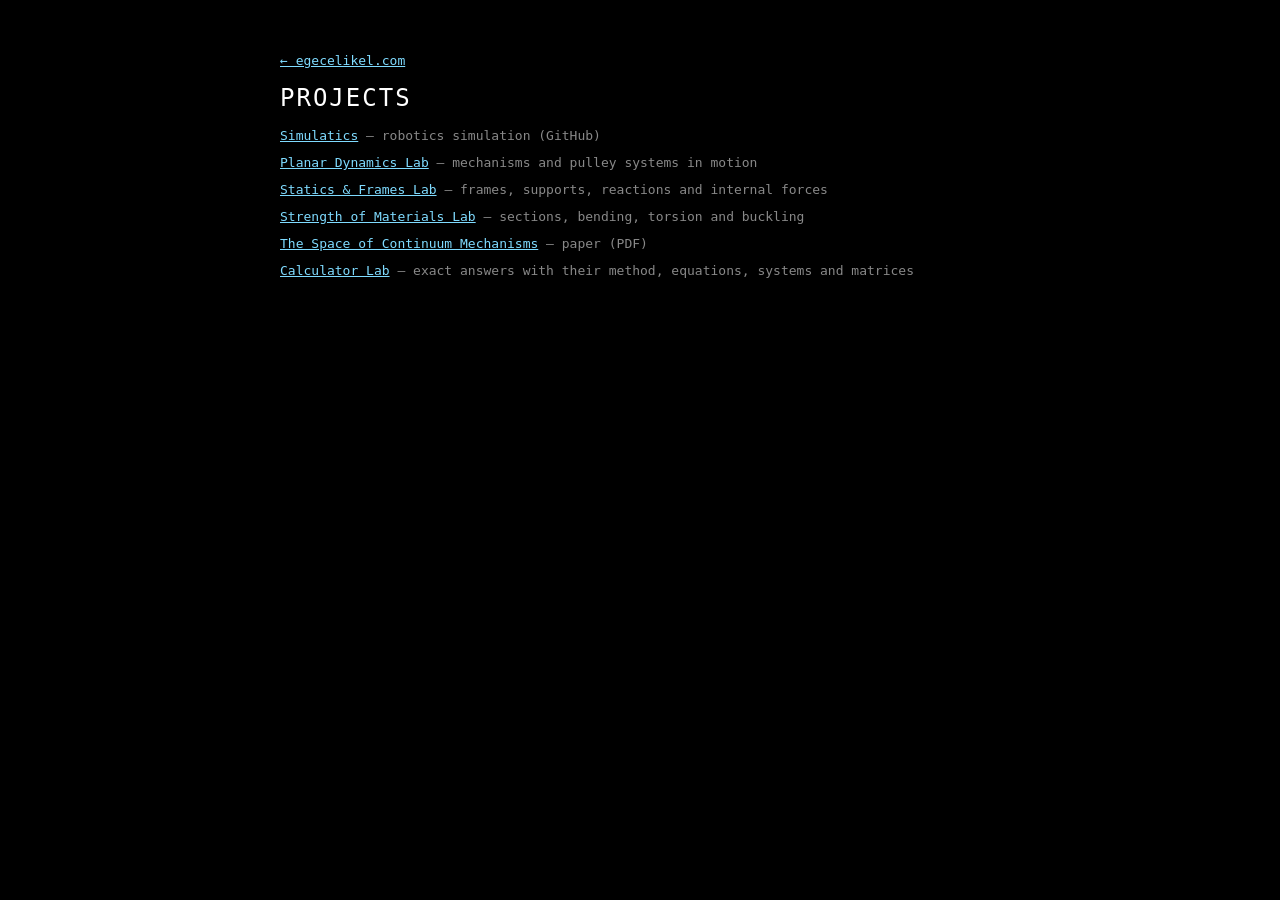
<file: site/projects/index.html>
<!DOCTYPE html>
<html lang="en">
<head>
  <meta charset="UTF-8">
  <meta name="viewport" content="width=device-width, initial-scale=1">
  <title>Projects</title>
  <style>
    body {
      margin: 0;
      min-height: 100vh;
      background: black;
      color: white;
      font-family: monospace;
      padding: 40px 16px;
      box-sizing: border-box;
    }
    main { max-width: 720px; margin: 0 auto; }
    h1 { font-size: 24px; letter-spacing: 2px; font-weight: normal; }
    a { color: #7fdbff; }
    ul { list-style: none; padding: 0; }
    li { margin: 12px 0; }
    .muted { color: #888; }
  </style>
</head>
<body>
  <main>
    <p><a href="/">&larr; egecelikel.com</a></p>
    <h1>PROJECTS</h1>
    <!-- Add one line per project folder in site/projects/, e.g.
         <li><a href="my-project/">My project</a> <span class="muted">&mdash; short description</span></li> -->
    <ul>
      <li><a href="https://github.com/Raxirex/simulatics" target="_blank" rel="noopener">Simulatics</a> <span class="muted">&mdash; robotics simulation (GitHub)</span></li>
      <li><a href="labs/#mechanics">Planar Dynamics Lab</a> <span class="muted">&mdash; mechanisms and pulley systems in motion</span></li>
      <li><a href="labs/#statics">Statics &amp; Frames Lab</a> <span class="muted">&mdash; frames, supports, reactions and internal forces</span></li>
      <li><a href="labs/#som">Strength of Materials Lab</a> <span class="muted">&mdash; sections, bending, torsion and buckling</span></li>
      <li><a href="paper/">The Space of Continuum Mechanisms</a> <span class="muted">&mdash; paper (PDF)</span></li>
      <li><a href="calculator/">Calculator Lab</a> <span class="muted">&mdash; exact answers with their method, equations, systems and matrices</span></li>
    </ul>
  </main>
</body>
</html>
</file>
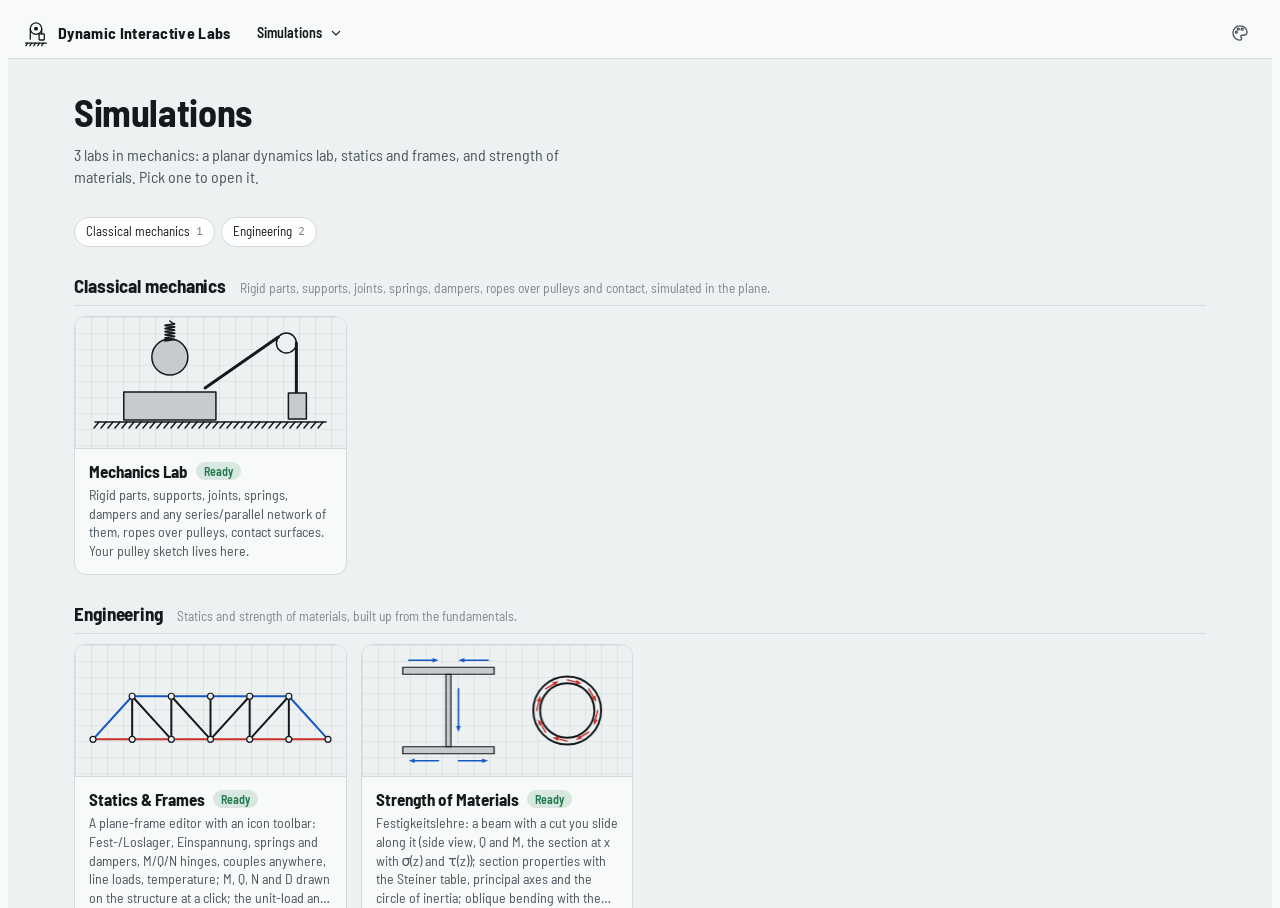
<file: site/projects/labs/index.html>
<!doctype html>
<html lang="en">
<head>
<meta charset="utf-8">
<meta name="viewport" content="width=device-width, initial-scale=1, viewport-fit=cover">
<meta name="description" content="Dynamic Interactive Labs: a planar dynamics lab, statics and frames, and strength of materials in the browser.">
<link rel="icon" href="data:image/svg+xml,%3Csvg xmlns=%22http://www.w3.org/2000/svg%22 viewBox=%220 0 24 24%22%3E%3Ccircle cx=%2212%22 cy=%229%22 r=%225%22 fill=%22none%22 stroke=%22%231d5fd1%22 stroke-width=%222%22/%3E%3Cpath d=%22M4 20h16%22 stroke=%22%231d5fd1%22 stroke-width=%222%22/%3E%3C/svg%3E">
<title>Dynamic Interactive Labs</title>
<link rel="preconnect" href="https://fonts.googleapis.com">
<link rel="preconnect" href="https://fonts.gstatic.com" crossorigin>
<link rel="stylesheet" href="https://fonts.googleapis.com/css2?family=Barlow+Semi+Condensed:wght@400;500;600;700&family=B612+Mono:wght@400;700&family=STIX+Two+Text:ital,wght@0,400;0,600;1,400;1,600&display=swap">
<link rel="stylesheet" href="app.css">
</head>
<body>

<svg width="0" height="0" style="position:absolute" aria-hidden="true">
  <defs>
    <symbol id="i-select" viewBox="0 0 24 24"><path d="M5 3.5l13 7.2-6.1 1.6-3.1 5.9z"/></symbol>
    <symbol id="i-block" viewBox="0 0 24 24"><rect x="3.5" y="7" width="17" height="10" rx="1"/><path d="M3.5 20.5h17" stroke-dasharray="2 2"/></symbol>
    <symbol id="i-disk" viewBox="0 0 24 24"><circle cx="12" cy="12" r="8"/><circle cx="12" cy="12" r="1.6"/><path d="M12 12l6.6-4.4"/></symbol>
    <symbol id="i-support" viewBox="0 0 24 24"><path d="M12 7.5l-5.5 8.5h11z"/><circle cx="12" cy="7.5" r="1.6"/><path d="M4 18.5h16M7 18.5l-2.5 3M11 18.5l-2.5 3M15 18.5l-2.5 3M19 18.5l-2.5 3"/></symbol>
    <symbol id="i-joint" viewBox="0 0 24 24"><path d="M3.5 18.5l7-7M13.6 11.2l7 4.3"/><circle cx="12" cy="10.3" r="2.3"/></symbol>
    <symbol id="i-spring" viewBox="0 0 24 24"><path d="M2.5 12h3l1.6-5 3 10 3-10 3 10 3-10 1.4 5h2"/></symbol>
    <symbol id="i-damper" viewBox="0 0 24 24"><path d="M2.5 12h6M15.5 7h-7v10h7M12 8.5v7M12 12h9.5"/></symbol>
    <symbol id="i-rope" viewBox="0 0 24 24"><circle cx="12" cy="7.5" r="4.5"/><circle cx="12" cy="7.5" r="1"/><path d="M7.5 7.5V21M16.5 7.5v7"/><rect x="14" y="14.5" width="5" height="6" rx=".6"/></symbol>
    <symbol id="i-stop" viewBox="0 0 24 24"><path d="M5.5 4v16M5.5 6l-3 3M5.5 10.5l-3 3M5.5 15l-3 3"/><rect x="9.5" y="8.5" width="11" height="7" rx=".8"/></symbol>
    <symbol id="i-surface" viewBox="0 0 24 24"><path d="M2.5 13.5c3-3 5-3 8 0s5 3 8 0l3-2"/><path d="M4 15.5l-2 3M8 15.8l-2 3M12 16l-2 3M16 15.8l-2 3M20 14.5l-2 3"/><circle cx="12" cy="7" r="3"/></symbol>
    <symbol id="i-follow" viewBox="0 0 24 24"><circle cx="12" cy="12" r="6.5"/><circle cx="12" cy="12" r="1.8" fill="currentColor"/><path d="M12 2.5v3M12 18.5v3M2.5 12h3M18.5 12h3"/></symbol>
    <symbol id="i-anchor" viewBox="0 0 24 24"><path d="M12 9v6"/><circle cx="12" cy="17" r="2"/><path d="M5 6.5h14M7 6.5l-2-3M11 6.5l-2-3M15 6.5l-2-3M19 6.5l-2-3"/></symbol>
    <symbol id="i-load" viewBox="0 0 24 24"><path d="M12 3v13.5M7 12.5l5 6.5 5-6.5"/><path d="M5 21h14" stroke-dasharray="2 2"/></symbol>
    <symbol id="i-torque" viewBox="0 0 24 24"><path d="M19 12a7 7 0 1 1-3.2-5.9"/><path d="M16.5 2.8l-.4 3.6 3.5.6"/><circle cx="12" cy="12" r="1.5"/></symbol>
    <symbol id="i-play" viewBox="0 0 24 24"><path d="M8 5.2v13.6L19 12z" fill="currentColor" stroke="none"/></symbol>
    <symbol id="i-pause" viewBox="0 0 24 24"><rect x="6.5" y="5" width="3.6" height="14" rx=".8" fill="currentColor" stroke="none"/><rect x="13.9" y="5" width="3.6" height="14" rx=".8" fill="currentColor" stroke="none"/></symbol>
    <symbol id="i-step" viewBox="0 0 24 24"><path d="M6 5.5v13l9.5-6.5z" fill="currentColor" stroke="none"/><path d="M18.5 5.5v13"/></symbol>
    <symbol id="i-reset" viewBox="0 0 24 24"><path d="M4.5 12a7.5 7.5 0 1 0 2.4-5.5"/><path d="M4.3 3.8v4.6h4.6"/></symbol>
    <symbol id="i-undo" viewBox="0 0 24 24"><path d="M9 5.5L4 10.5l5 5"/><path d="M4.5 10.5H14a5.5 5.5 0 0 1 0 11h-3"/></symbol>
    <symbol id="i-redo" viewBox="0 0 24 24"><path d="M15 5.5l5 5-5 5"/><path d="M19.5 10.5H10a5.5 5.5 0 0 0 0 11h3"/></symbol>
    <symbol id="i-fit" viewBox="0 0 24 24"><path d="M4 9V4h5M20 9V4h-5M4 15v5h5M20 15v5h-5"/><rect x="8.5" y="8.5" width="7" height="7" rx="1"/></symbol>
    <symbol id="i-plus" viewBox="0 0 24 24"><path d="M12 5v14M5 12h14"/></symbol>
    <symbol id="i-minus" viewBox="0 0 24 24"><path d="M5 12h14"/></symbol>
    <symbol id="i-trash" viewBox="0 0 24 24"><path d="M4.5 6.5h15M9.5 6.5V4h5v2.5M6.5 6.5l1 13.5h9l1-13.5M10 10v6.5M14 10v6.5"/></symbol>
    <symbol id="i-copy" viewBox="0 0 24 24"><rect x="8" y="8" width="12" height="12" rx="1.5"/><path d="M16 8V5.5A1.5 1.5 0 0 0 14.5 4h-9A1.5 1.5 0 0 0 4 5.5v9A1.5 1.5 0 0 0 5.5 16H8"/></symbol>
    <symbol id="i-down" viewBox="0 0 24 24"><path d="M6.5 9.5l5.5 5.5 5.5-5.5"/></symbol>
    <symbol id="i-close" viewBox="0 0 24 24"><path d="M6 6l12 12M18 6L6 18"/></symbol>
    <symbol id="i-grid" viewBox="0 0 24 24"><rect x="4" y="4" width="7" height="7" rx="1"/><rect x="13" y="4" width="7" height="7" rx="1"/><rect x="4" y="13" width="7" height="7" rx="1"/><rect x="13" y="13" width="7" height="7" rx="1"/></symbol>
    <symbol id="i-flip" viewBox="0 0 24 24"><path d="M5 9a7 7 0 0 1 12.5-3.5M19 15a7 7 0 0 1-12.5 3.5"/><path d="M17.8 2.5v3.3h-3.3M6.2 21.5v-3.3h3.3"/></symbol>
    <symbol id="i-rotate" viewBox="0 0 24 24"><path d="M20 12a8 8 0 1 1-2.3-5.6"/><path d="M18.3 2.5v4.2h-4.2"/></symbol>
    <symbol id="i-logo" viewBox="0 0 32 32"><circle cx="16" cy="11" r="6.5"/><circle cx="16" cy="11" r="1.5" fill="currentColor"/><path d="M9.5 11v12M22.5 11v6"/><rect x="19.5" y="17" width="6" height="7" rx=".8"/><path d="M4 27.5h24"/><path d="M6.5 27.5l-2 3M11 27.5l-2 3M15.5 27.5l-2 3M20 27.5l-2 3M24.5 27.5l-2 3"/></symbol>
    <symbol id="i-palette" viewBox="0 0 24 24"><path d="M12 3.5a8.5 8.5 0 1 0 0 17c1.3 0 1.9-.8 1.9-1.7 0-1.2-1-1.6-1-2.6 0-.9.7-1.5 1.7-1.5h2.2a3.8 3.8 0 0 0 3.7-3.9C20.5 6.6 16.7 3.5 12 3.5z"/><circle cx="7.6" cy="11" r="1.2"/><circle cx="10" cy="7.3" r="1.2"/><circle cx="14.6" cy="7.4" r="1.2"/></symbol>
    <symbol id="i-home" viewBox="0 0 24 24"><rect x="4" y="4" width="6.5" height="6.5" rx="1"/><rect x="13.5" y="4" width="6.5" height="6.5" rx="1"/><rect x="4" y="13.5" width="6.5" height="6.5" rx="1"/><rect x="13.5" y="13.5" width="6.5" height="6.5" rx="1"/></symbol>
    <symbol id="i-brain" viewBox="0 0 24 24"><circle cx="5" cy="7" r="1.8"/><circle cx="5" cy="17" r="1.8"/><circle cx="12" cy="5" r="1.8"/><circle cx="12" cy="12" r="1.8"/><circle cx="12" cy="19" r="1.8"/><circle cx="19" cy="12" r="1.8"/><path d="M6.7 7.6l3.6 3.6M6.7 6.5l3.6-1M6.7 16.4l3.6-3.6M6.7 17.5l3.6 1M13.8 5.7l3.6 5.4M13.8 12h3.4M13.8 18.3l3.6-5.4"/></symbol>
    <symbol id="i-front" viewBox="0 0 24 24"><rect x="9" y="9" width="11" height="11" rx="1.2" fill="currentColor" fill-opacity=".25"/><path d="M15 9V5.2A1.2 1.2 0 0 0 13.8 4H5.2A1.2 1.2 0 0 0 4 5.2v8.6A1.2 1.2 0 0 0 5.2 15H9"/></symbol>
    <symbol id="i-back" viewBox="0 0 24 24"><rect x="4" y="4" width="11" height="11" rx="1.2" fill="currentColor" fill-opacity=".25"/><path d="M9 15v3.8A1.2 1.2 0 0 0 10.2 20h8.6a1.2 1.2 0 0 0 1.2-1.2v-8.6A1.2 1.2 0 0 0 18.8 9H15"/></symbol>
    <symbol id="i-chev-l" viewBox="0 0 24 24"><path d="M14.5 5.5L8 12l6.5 6.5"/></symbol>
    <symbol id="i-dots" viewBox="0 0 24 24"><circle cx="5.5" cy="12" r="1.7" fill="currentColor" stroke="none"/><circle cx="12" cy="12" r="1.7" fill="currentColor" stroke="none"/><circle cx="18.5" cy="12" r="1.7" fill="currentColor" stroke="none"/></symbol>
    <symbol id="i-gear" viewBox="0 0 24 24"><path d="M19.05 10.11 L21.59 10.57 L21.59 13.43 L19.05 13.89 L18.32 15.65 L19.80 17.77 L17.77 19.80 L15.65 18.32 L13.89 19.05 L13.43 21.59 L10.57 21.59 L10.11 19.05 L8.35 18.32 L6.23 19.80 L4.20 17.77 L5.68 15.65 L4.95 13.89 L2.41 13.43 L2.41 10.57 L4.95 10.11 L5.68 8.35 L4.20 6.23 L6.23 4.20 L8.35 5.68 L10.11 4.95 L10.57 2.41 L13.43 2.41 L13.89 4.95 L15.65 5.68 L17.77 4.20 L19.80 6.23 L18.32 8.35Z"/><circle cx="12" cy="12" r="3.1"/></symbol>
    <symbol id="i-book" viewBox="0 0 24 24"><path d="M12 6.8C10 5.2 7 4.7 3.5 5.2v13.2c3.5-.5 6.5 0 8.5 1.6 2-1.6 5-2.1 8.5-1.6V5.2C17 4.7 14 5.2 12 6.8zM12 6.8V20"/></symbol>
    <symbol id="i-house" viewBox="0 0 24 24"><path d="M4 11.5 12 4.5l8 7"/><path d="M6.5 10v9.5h11V10"/><path d="M10 19.5v-5.5h4v5.5"/></symbol>
<symbol id="i-search" viewBox="0 0 24 24"><circle cx="10.5" cy="10.5" r="6"/><path d="M15 15l5.5 5.5"/></symbol>
    <symbol id="i-list" viewBox="0 0 24 24"><path d="M9 6.5h11M9 12h11M9 17.5h11"/><circle cx="5" cy="6.5" r="1.2" fill="currentColor" stroke="none"/><circle cx="5" cy="12" r="1.2" fill="currentColor" stroke="none"/><circle cx="5" cy="17.5" r="1.2" fill="currentColor" stroke="none"/></symbol>
    <symbol id="i-st-node" viewBox="0 0 24 24"><circle cx="12" cy="12" r="3.3" fill="currentColor" stroke="none"/><path d="M12 3.5v4M12 16.5v4M3.5 12h4M16.5 12h4"/></symbol>
    <symbol id="i-st-beam" viewBox="0 0 24 24"><path d="M5 16.5L19 7.5" stroke-width="3.4"/><circle cx="4.5" cy="16.8" r="2.1" fill="currentColor" stroke="none"/><circle cx="19.5" cy="7.2" r="2.1" fill="currentColor" stroke="none"/></symbol>
    <symbol id="i-st-bar" viewBox="0 0 24 24"><path d="M5.6 18h12.8M4.6 16.4l6.3-9.4M13.1 7l6.3 9.4"/><circle cx="3.8" cy="18" r="1.9"/><circle cx="20.2" cy="18" r="1.9"/><circle cx="12" cy="5.2" r="1.9"/></symbol>
    <symbol id="i-st-pin" viewBox="0 0 24 24"><path d="M12 7.6L6.8 15.2h10.4z"/><circle cx="12" cy="6.2" r="1.6"/><path d="M3.8 15.2h16.4" stroke-width="1.9"/><path d="M6.6 15.2l-2.4 3.4M10.2 15.2l-2.4 3.4M13.8 15.2l-2.4 3.4M17.4 15.2l-2.4 3.4M20.2 15.6l-2.1 3"/></symbol>
    <symbol id="i-st-roller" viewBox="0 0 24 24"><path d="M12 6.4L7.3 13.2h9.4z"/><circle cx="12" cy="5" r="1.5"/><path d="M3.8 16.4h16.4" stroke-width="1.9"/><path d="M6.6 16.4l-2.3 3.3M10.2 16.4l-2.3 3.3M13.8 16.4l-2.3 3.3M17.4 16.4l-2.3 3.3M20.2 16.8l-2 2.9"/></symbol>
    <symbol id="i-st-fixed" viewBox="0 0 24 24"><path d="M8.5 4.2v15.6" stroke-width="2.2"/><path d="M8.5 6.2L5.5 9.2M8.5 10.2l-3 3M8.5 14.2l-3 3M8.5 18.2l-2 2"/><path d="M8.5 12h12" stroke-width="3.2"/></symbol>
    <symbol id="i-st-slide" viewBox="0 0 24 24"><path d="M12 3.8v6" stroke-width="2.6"/><path d="M5.8 9.8h12.4" stroke-width="2.2"/><circle cx="8.6" cy="12.6" r="1.9"/><circle cx="15.4" cy="12.6" r="1.9"/><path d="M3.8 15.4h16.4" stroke-width="1.9"/><path d="M6.6 15.4l-2.4 3.4M10.2 15.4l-2.4 3.4M13.8 15.4l-2.4 3.4M17.4 15.4l-2.4 3.4M20.2 15.8l-2.1 3"/></symbol>
    <symbol id="i-st-spring" viewBox="0 0 24 24"><circle cx="12" cy="3.9" r="1.5"/><path d="M12 5.4v1.8l-3.6 1.3 7.2 2.2-7.2 2.2 7.2 2.2-3.6 1.3v1.4"/><path d="M5 17.8h14" stroke-width="1.9"/><path d="M7.6 17.8l-2.2 3M11.2 17.8l-2.2 3M14.8 17.8l-2.2 3M18.4 17.8l-2.2 3"/></symbol>
    <symbol id="i-st-hinge" viewBox="0 0 24 24"><path d="M2.8 16.4l6.8-3.3M14.4 10.9l6.8-3.3" stroke-width="2.8"/><circle cx="12" cy="12" r="2.7"/></symbol>
    <symbol id="i-st-qhinge" viewBox="0 0 24 24"><path d="M2.5 12h5.5M16 12h5.5" stroke-width="2.8"/><path d="M8 7.5v9M16 7.5v9" stroke-width="2"/><path d="M8.9 9h6.2M8.9 15h6.2"/><circle cx="8.9" cy="9" r=".9" fill="currentColor"/><circle cx="15.1" cy="9" r=".9" fill="currentColor"/><circle cx="8.9" cy="15" r=".9" fill="currentColor"/><circle cx="15.1" cy="15" r=".9" fill="currentColor"/></symbol>
    <symbol id="i-st-nhinge" viewBox="0 0 24 24"><path d="M2.5 12h5.2M16.3 12h5.2" stroke-width="2.8"/><path d="M7.7 12V8h6M16.3 12v4h-6" stroke-width="2"/><path d="M10 8.9v6.2M13.9 8.9v6.2"/><circle cx="10" cy="8.9" r=".9" fill="currentColor"/><circle cx="13.9" cy="8.9" r=".9" fill="currentColor"/><circle cx="10" cy="15.1" r=".9" fill="currentColor"/><circle cx="13.9" cy="15.1" r=".9" fill="currentColor"/></symbol>
    <symbol id="i-st-force" viewBox="0 0 24 24"><path d="M12 2.8v12.4"/><path d="M8.3 12.2L12 17.2l3.7-5z" fill="currentColor"/><path d="M3.5 20h17" stroke-width="2.6"/></symbol>
    <symbol id="i-st-moment" viewBox="0 0 24 24"><path d="M18.4 13.6a6.6 6.6 0 1 1-2.2-7.1"/><path d="M17.9 3.3l-1.3 3.7 3.8.6" /><circle cx="12" cy="11.8" r="1.5" fill="currentColor" stroke="none"/><path d="M3.5 20.5h17" stroke-width="2.6"/></symbol>
    <symbol id="i-st-qload" viewBox="0 0 24 24"><path d="M3.5 4.5h17"/><path d="M5 4.5v9.5M9.7 4.5v9.5M14.3 4.5v9.5M19 4.5v9.5"/><path d="M3.4 12.2L5 15l1.6-2.8M8.1 12.2l1.6 2.8 1.6-2.8M12.7 12.2l1.6 2.8 1.6-2.8M17.4 12.2L19 15l1.6-2.8" fill="currentColor"/><path d="M3.5 18.5h17" stroke-width="2.6"/></symbol>
    <symbol id="i-st-trap" viewBox="0 0 24 24"><path d="M3.5 12.5L20.5 4"/><path d="M5 11.8v2.2M9.7 9.4v4.6M14.3 7.1v6.9M19 4.7v9.3"/><path d="M8.1 12.2l1.6 2.8 1.6-2.8M12.7 12.2l1.6 2.8 1.6-2.8M17.4 12.2L19 15l1.6-2.8" fill="currentColor"/><path d="M3.5 18.5h17" stroke-width="2.6"/></symbol>
    <symbol id="i-st-temp" viewBox="0 0 24 24"><path d="M9.6 14.2V5.2a2.4 2.4 0 0 1 4.8 0v9a3.8 3.8 0 1 1-4.8 0z"/><circle cx="12" cy="17.2" r="1.7" fill="currentColor" stroke="none"/><path d="M12 15.5V8.5"/><path d="M17.2 6.5h3M18.7 5v3M17.2 11.5h3"/></symbol>
    <symbol id="i-st-react" viewBox="0 0 24 24"><path d="M12 9.5L8 15.5h8z"/><path d="M4.5 15.5h15"/><path d="M12 22v-4.2"/><path d="M10.2 19.6L12 17.4l1.8 2.2" fill="currentColor"/><path d="M2.5 6.5h5.7"/><path d="M6.6 4.8l2.2 1.7-2.2 1.7" fill="currentColor"/><circle cx="12" cy="8.2" r="1.3"/></symbol>
    <symbol id="i-st-snap" viewBox="0 0 24 24"><circle cx="5" cy="5" r="1.2" fill="currentColor" stroke="none"/><circle cx="12" cy="5" r="1.2" fill="currentColor" stroke="none"/><circle cx="19" cy="5" r="1.2" fill="currentColor" stroke="none"/><circle cx="5" cy="12" r="1.2" fill="currentColor" stroke="none"/><circle cx="19" cy="12" r="1.2" fill="currentColor" stroke="none"/><circle cx="5" cy="19" r="1.2" fill="currentColor" stroke="none"/><circle cx="12" cy="19" r="1.2" fill="currentColor" stroke="none"/><circle cx="19" cy="19" r="1.2" fill="currentColor" stroke="none"/><circle cx="12" cy="12" r="3.2"/><path d="M12 7.5v1.3M12 15.2v1.3M7.5 12h1.3M15.2 12h1.3"/></symbol>
    <symbol id="i-st-values" viewBox="0 0 24 24"><text x="12" y="14.6" text-anchor="middle" font-size="9.6" font-weight="700" font-family="B612 Mono, ui-monospace, monospace" fill="currentColor" stroke="none">1.5</text><path d="M4 19h16"/><path d="M4 19V17M20 19v-2"/></symbol>
    <symbol id="i-st-target" viewBox="0 0 24 24"><circle cx="12" cy="12" r="6.8"/><circle cx="12" cy="12" r="1.6" fill="currentColor" stroke="none"/><path d="M12 2.5v4M12 17.5v4M2.5 12h4M17.5 12h4"/></symbol>
    <symbol id="i-st-scale" viewBox="0 0 24 24"><path d="M12 3.5v17M8.6 6.9L12 3.5l3.4 3.4M8.6 17.1l3.4 3.4 3.4-3.4"/><path d="M4 12h3M17 12h3"/></symbol>
    <symbol id="i-st-auto" viewBox="0 0 24 24"><path d="M3.5 8.5v-5h5M20.5 15.5v5h-5"/><path d="M8 17l4-10 4 10M9.4 13.6h5.2"/></symbol>
    <symbol id="i-sec-rect" viewBox="0 0 24 24"><rect x="7.5" y="4" width="9" height="16" fill="currentColor" stroke="none"/></symbol>
    <symbol id="i-sec-circle" viewBox="0 0 24 24"><circle cx="12" cy="12" r="7.5" fill="currentColor" stroke="none"/></symbol>
    <symbol id="i-sec-tube" viewBox="0 0 24 24"><circle cx="12" cy="12" r="6.6" stroke-width="2.8"/></symbol>
    <symbol id="i-sec-slit" viewBox="0 0 24 24"><path d="M13.2 5.5A6.6 6.6 0 1 1 10.8 5.5" stroke-width="2.8"/></symbol>
    <symbol id="i-sec-I" viewBox="0 0 24 24"><path d="M5 4h14v2.6h-5.6v10.8H19V20H5v-2.6h5.6V6.6H5z" fill="currentColor" stroke="none"/></symbol>
    <symbol id="i-sec-T" viewBox="0 0 24 24"><path d="M4.5 4h15v2.8h-6.1V20h-2.8V6.8H4.5z" fill="currentColor" stroke="none"/></symbol>
    <symbol id="i-sec-C" viewBox="0 0 24 24"><path d="M7 4h11v2.6H9.8v10.8H18V20H7z" fill="currentColor" stroke="none"/></symbol>
    <symbol id="i-sec-L" viewBox="0 0 24 24"><path d="M6 4h2.8v13.2H19V20H6z" fill="currentColor" stroke="none"/></symbol>
    <symbol id="i-sec-Z" viewBox="0 0 24 24"><path d="M4 4h9.4v13.4H20V20h-9.4V6.6H4z" fill="currentColor" stroke="none"/></symbol>
    <symbol id="i-sec-box" viewBox="0 0 24 24"><rect x="6.2" y="4.6" width="11.6" height="14.8" stroke-width="2.6"/></symbol>
    <symbol id="i-sec-box2" viewBox="0 0 24 24"><rect x="3.6" y="6" width="16.8" height="12" stroke-width="2.4"/><path d="M12 6v12" stroke-width="2.4"/></symbol>
    <symbol id="i-sec-custom" viewBox="0 0 24 24"><rect x="4" y="4" width="10" height="4" fill="currentColor" stroke="none"/><rect x="7.5" y="8" width="3" height="11" fill="currentColor" stroke="none"/><path d="M17.5 13v7M14 16.5h7"/></symbol>
    <symbol id="i-bar-step" viewBox="0 0 24 24"><path d="M3.5 4v16" stroke-width="2.2"/><path d="M3.5 6l-2 2M3.5 10l-2 2M3.5 14l-2 2M3.5 18l-1.5 1.5"/><rect x="3.5" y="8.5" width="9" height="7" fill="currentColor" stroke="none"/><rect x="12.5" y="10.2" width="6.5" height="3.6" fill="currentColor" stroke="none"/><path d="M19 12h3.5M21 10.5l1.5 1.5-1.5 1.5"/></symbol>
    <symbol id="i-bar-clamp" viewBox="0 0 24 24"><path d="M3 4v16M21 4v16" stroke-width="2.2"/><rect x="3" y="9" width="18" height="6" fill="currentColor" stroke="none"/><path d="M12 5.5v3M10.6 7.2L12 8.6l1.4-1.4"/></symbol>
    <symbol id="i-bar-comp" viewBox="0 0 24 24"><path d="M3 3.5v17" stroke-width="2.2"/><rect x="3" y="6" width="14" height="4" fill="currentColor" stroke="none"/><rect x="3" y="14" width="14" height="4" stroke-width="1.6"/><path d="M17.5 4.5v15" stroke-width="2.4"/><path d="M18 12h4M20.5 10.5l1.5 1.5-1.5 1.5"/></symbol>
    <symbol id="i-en-arc" viewBox="0 0 24 24"><path d="M5 6.5A12.5 12.5 0 0 1 17.5 19" stroke-width="2.6"/><path d="M14 19.5h7" stroke-width="2"/><path d="M15 19.5l-1.4 1.8M17.5 19.5l-1.4 1.8M20 19.5l-1.4 1.8"/><path d="M5 2v4M3.6 4.6L5 6l1.4-1.4"/></symbol>
    <symbol id="i-en-ring" viewBox="0 0 24 24"><circle cx="12" cy="12" r="6" stroke-width="2.4"/><path d="M12 1.8v3.6M10.6 4L12 5.4 13.4 4M12 22.2v-3.6M10.6 20L12 18.6l1.4 1.4"/></symbol>
    <symbol id="i-eu-cant" viewBox="0 0 24 24"><path d="M12 6v14" stroke-width="2.6"/><path d="M7 20.3h10" stroke-width="2"/><path d="M8.5 20.3l-1.5 2M11.5 20.3l-1.5 2M14.5 20.3l-1.5 2M17 20.3l-1.3 1.8"/><path d="M12 1.5v3.4M10.6 3.6L12 5l1.4-1.4"/></symbol>
    <symbol id="i-eu-pp" viewBox="0 0 24 24"><path d="M12 6.5v11.5" stroke-width="2.6"/><path d="M12 18l-3 3.2h6z"/><path d="M12 6.5l-3-3h6z"/><path d="M12 0.8v1.7"/></symbol>
    <symbol id="i-eu-fp" viewBox="0 0 24 24"><path d="M12 6.5v13.6" stroke-width="2.6"/><path d="M7 20.3h10" stroke-width="2"/><path d="M8.5 20.3l-1.5 2M11.5 20.3l-1.5 2M14.5 20.3l-1.5 2"/><path d="M12 6.5l-3-3h6z"/></symbol>
    <symbol id="i-eu-ff" viewBox="0 0 24 24"><path d="M12 4v16" stroke-width="2.6"/><path d="M7 20.3h10M7 3.7h10" stroke-width="2"/><path d="M8.5 20.3l-1.5 2M11.5 20.3l-1.5 2M14.5 20.3l-1.5 2M9 3.7l1.5-2M12 3.7l1.5-2M15 3.7l1.5-2"/></symbol>
    <symbol id="i-el-free" viewBox="0 0 24 24"><path d="M4 12h12" stroke-width="2.8"/><circle cx="17.5" cy="12" r="1.6" fill="currentColor" stroke="none"/><path d="M20.5 7v10" stroke-dasharray="1.6 2"/></symbol>
    <symbol id="i-fe-beam" viewBox="0 0 24 24"><path d="M3 4v14" stroke-width="2.2"/><path d="M3 9h17v4H3" stroke-width="1.6"/><path d="M7 9v4M11 9v4M15 9v4" stroke-width="1"/><path d="M20 15v5M18.6 18.6L20 20l1.4-1.4"/></symbol>
    <symbol id="i-fe-frame" viewBox="0 0 24 24"><path d="M4 9l6-4h10l-6 4z" stroke-width="1.6"/><path d="M4 9v11M14 9v11M20 5v11M10 5v8" stroke-width="1.6"/><path d="M2.5 20h3M12.5 20h3" stroke-width="1.4"/></symbol>
    <symbol id="i-fe-truss" viewBox="0 0 24 24"><path d="M5 21L9 3h6l4 18" stroke-width="1.8"/><path d="M6.4 15h11.2M7.8 9h8.4M9 3l7.6 12M15 3L7.4 15M6.4 15L19 21M17.6 15L5 21" stroke-width="1.1"/></symbol>
    <symbol id="i-fe-hole" viewBox="0 0 24 24"><path d="M4 4h16v16H4z" stroke-width="1.6"/><circle cx="12" cy="12" r="4" stroke-width="1.6"/><path d="M4 9.5h4.2M15.8 14.5H20M9.5 4v4.2M14.5 15.8V20" stroke-width="1"/><path d="M0.8 12h2.4M20.8 12h2.4" stroke-width="1.4"/></symbol>
    <symbol id="i-fe-plate" viewBox="0 0 24 24"><path d="M2 15l8-6h12l-8 6z" stroke-width="1.6"/><path d="M6 12h12M8.7 9.9l-4 3M13.3 9.9l-4 3M18 9.9l-4 3" stroke-width="0.9"/><path d="M8 3v4M12 3v4M16 3v4" stroke-width="1.2"/><path d="M6.8 5.6L8 7l1.2-1.4M10.8 5.6L12 7l1.2-1.4M14.8 5.6L16 7l1.2-1.4"/><path d="M2 15v3h12v-3" stroke-width="1"/></symbol>
    <symbol id="i-fe-cplate" viewBox="0 0 24 24"><path d="M4 3v18" stroke-width="2.4"/><path d="M5 6c5-2 9 2 15 0v12c-6 2-10-2-15 0z" stroke-width="1.6"/><path d="M5 12c5-2 9 2 15 0" stroke-width="0.9"/></symbol>
    <symbol id="i-fe-box" viewBox="0 0 24 24"><path d="M3 8h5v8H3zM8 8l12-4v8l-12 4" stroke-width="1.6"/><path d="M3 8l12-4h5M3 16" stroke-width="1.6"/><path d="M14 2.6a4 4 0 1 1 5.6 9.6" stroke-width="1.2"/><path d="M19.6 12.2l-0.4-2 1.9 0.8" stroke-width="1.2"/></symbol>
    <symbol id="i-fe-deck" viewBox="0 0 24 24"><path d="M5 2h10l4 4v16H5z" stroke-width="1.6"/><path d="M8 8h3M8 11.5h8M8 15h8M8 18.5h5" stroke-width="1.2"/></symbol>
    <symbol id="i-fe-def" viewBox="0 0 24 24"><path d="M3 8h18" stroke-dasharray="2 2"/><path d="M3 8c6 0 11 2 18 9" stroke-width="2.2"/></symbol>
    <symbol id="i-fe-undef" viewBox="0 0 24 24"><path d="M3 6h18v12H3z" stroke-dasharray="2.2 2"/><path d="M9 6v12M15 6v12M3 12h18" stroke-dasharray="1.4 2" stroke-width="0.9"/></symbol>
    <symbol id="i-fe-edges" viewBox="0 0 24 24"><path d="M3 4h18v16H3zM9 4v16M15 4v16M3 9.3h18M3 14.6h18" stroke-width="1.3"/></symbol>
    <symbol id="i-fe-ids" viewBox="0 0 24 24"><path d="M9 3L7 21M17 3l-2 18M4 9h16M3 15h16" stroke-width="1.6"/></symbol>
    <symbol id="i-fe-bc" viewBox="0 0 24 24"><path d="M7 13l-4 6h8z" stroke-width="1.6"/><path d="M2 21h10" stroke-width="1.4"/><path d="M17 3v12M14.6 12.6L17 15l2.4-2.4" stroke-width="1.8"/></symbol>
    <symbol id="i-fe-avg" viewBox="0 0 24 24"><rect x="3" y="3" width="6" height="18" fill="currentColor" opacity="0.25" stroke="none"/><rect x="9" y="3" width="6" height="18" fill="currentColor" opacity="0.55" stroke="none"/><rect x="15" y="3" width="6" height="18" fill="currentColor" opacity="0.9" stroke="none"/><path d="M3 3h18v18H3z" stroke-width="1.2"/></symbol>
    <symbol id="i-fe-iso" viewBox="0 0 24 24"><path d="M12 2l9 5v10l-9 5-9-5V7z" stroke-width="1.5"/><path d="M3 7l9 5 9-5M12 12v10" stroke-width="1.2"/></symbol>
    <symbol id="i-fe-front" viewBox="0 0 24 24"><path d="M4 4h16v16H4z" stroke-width="1.5"/><path d="M4 4h16v16H4z" fill="currentColor" opacity="0.25" stroke="none"/><text x="12" y="16" font-size="10" text-anchor="middle" fill="currentColor" stroke="none" font-family="sans-serif">XZ</text></symbol>
    <symbol id="i-fe-top" viewBox="0 0 24 24"><path d="M4 4h16v16H4z" stroke-width="1.5"/><path d="M4 4h16v16H4z" fill="currentColor" opacity="0.25" stroke="none"/><text x="12" y="16" font-size="10" text-anchor="middle" fill="currentColor" stroke="none" font-family="sans-serif">XY</text></symbol>
    <symbol id="i-fe-side" viewBox="0 0 24 24"><path d="M4 4h16v16H4z" stroke-width="1.5"/><path d="M4 4h16v16H4z" fill="currentColor" opacity="0.25" stroke="none"/><text x="12" y="16" font-size="10" text-anchor="middle" fill="currentColor" stroke="none" font-family="sans-serif">YZ</text></symbol>
    <symbol id="i-fe-anim" viewBox="0 0 24 24"><path d="M3 12c3-6 6-6 9 0s6 6 9 0" stroke-width="1.8"/><path d="M3 12c3 6 6 6 9 0s6-6 9 0" stroke-width="1" stroke-dasharray="2 2"/></symbol>
    <symbol id="i-dl" viewBox="0 0 24 24"><path d="M12 3v12M7.5 10.5L12 15l4.5-4.5" stroke-width="1.8"/><path d="M4 16v4h16v-4" stroke-width="1.6"/></symbol>
    <symbol id="i-flow" viewBox="0 0 24 24"><path d="M4 7h16M4 17h16" stroke-width="1.6"/><path d="M6 12h5M13 12h5"/><path d="M9.2 10.6L11 12l-1.8 1.4M16.2 10.6L18 12l-1.8 1.4" fill="currentColor"/></symbol>
    <symbol id="i-up" viewBox="0 0 24 24"><path d="M6.5 14.5l5.5-5.5 5.5 5.5"/></symbol>
  </defs>
</svg>

<div id="app">
  <header class="top">
    <button class="brand" id="btnHome" title="All simulations"><svg class="logo"><use href="#i-logo"/></svg><span class="brand-name">Dynamic Interactive Labs</span></button>
    <div class="modsw">
      <button class="btn ghost" id="btnModules" title="Switch simulation"><span id="modTitle">Simulations</span><svg class="ico sm"><use href="#i-down"/></svg></button>
      <div class="popover modpop" id="modPop" hidden></div>
    </div>
    <div class="modctl" data-for="mechanics" hidden>
      <button class="btn ghost model-btn" id="btnPresets" title="Open a preset system"><span id="modelName">Pulley system</span><svg class="ico sm"><use href="#i-down"/></svg></button>
      <div class="spacer"></div>
      <div class="group hide-sm">
        <button class="icon-btn" id="btnUndo" title="Undo (Ctrl+Z)"><svg class="ico"><use href="#i-undo"/></svg></button>
        <button class="icon-btn" id="btnRedo" title="Redo (Ctrl+Shift+Z)"><svg class="ico"><use href="#i-redo"/></svg></button>
      </div>
      <div class="transport">
        <button class="icon-btn" id="btnReset" title="Reset to t = 0 (R)"><svg class="ico"><use href="#i-reset"/></svg></button>
        <button class="play" id="btnPlay" title="Play / pause (Space)"><svg class="ico"><use href="#i-play"/></svg><span class="play-label">Run</span></button>
        <button class="icon-btn hide-sm" id="btnStep" title="Advance one time step"><svg class="ico"><use href="#i-step"/></svg></button>
        <div class="speed">
          <button class="speed-btn" id="btnSpeed" title="Time multiplier"><span id="speedLabel">1×</span></button>
          <div class="popover" id="speedPop" hidden>
            <div class="pop-head"><span>Time multiplier</span><b id="speedVal">1.00×</b></div>
            <input type="range" id="speedRange" min="-2" max="1.3" step="0.01" value="0" aria-label="Time multiplier">
            <div class="chips" id="speedChips"></div>
            <p class="pop-note">Simulated seconds per real second. Below 1× is slow motion.</p>
          </div>
        </div>
      </div>
    </div>
    <div class="modctl" data-for="home" hidden><div class="spacer"></div></div>
    <div class="modctl" data-for="soon" hidden><div class="spacer"></div></div>
    <button class="icon-btn" id="btnTheme" title="Theme and colours"><svg class="ico"><use href="#i-palette"/></svg></button>
  </header>

  <main class="views">
  <section class="view" id="view-home" hidden></section>
  <section class="view work" id="view-mechanics" hidden>
    <nav class="tools" id="tools" aria-label="Tools"></nav>

    <section class="stage" id="stage">
      <canvas id="cv" aria-label="System drawing"></canvas>
      <div class="hud" id="hud"></div>
      <div class="topts" id="topts" hidden></div>
      <button class="trainfab" id="trainFab" type="button" hidden></button>
      <div class="zoom">
        <button class="icon-btn" id="btnZoomIn" title="Zoom in"><svg class="ico"><use href="#i-plus"/></svg></button>
        <button class="icon-btn" id="btnZoomOut" title="Zoom out"><svg class="ico"><use href="#i-minus"/></svg></button>
        <button class="icon-btn" id="btnFit" title="Fit system to view (F)"><svg class="ico"><use href="#i-fit"/></svg></button>
        <button class="icon-btn" id="btnFollow" title="Camera follows the selected part"><svg class="ico"><use href="#i-follow"/></svg></button>
      </div>
    </section>

    <section class="drawer" id="drawer">
      <div class="plot" id="plot">
        <div class="plot-bar">
          <div class="chips plot-chips" id="plotChips"></div>
          <select id="plotAdd" class="select sm" aria-label="Add a channel"></select>
          <div class="plot-ctl">
            <div class="seg sm" id="plotMode"><button data-v="time" class="on">Time</button><button data-v="phase">Phase</button></div>
            <select id="plotWin" class="select sm" aria-label="Time window"><option value="5">5 s</option><option value="10" selected>10 s</option><option value="30">30 s</option><option value="0">All</option></select>
            <button class="icon-btn sm" id="plotCsv" title="Copy data as CSV"><svg class="ico"><use href="#i-copy"/></svg></button>
            <button class="icon-btn sm hide-sm" id="plotToggle" title="Collapse plot"><svg class="ico"><use href="#i-down"/></svg></button>
          </div>
        </div>
        <div class="plot-body"><canvas id="plotCanvas"></canvas></div>
      </div>
    </section>

    <aside class="panel" id="panel">
      <div class="tabs" role="tablist">
        <button class="tab on" data-tab="inspect" role="tab">Inspect</button>
        <button class="tab" data-tab="system" role="tab">System</button>
        <button class="tab show-sm" data-tab="plot" role="tab">Plot</button>
        <button class="tab" data-tab="analysis" role="tab">Analysis</button>
        <button class="tab-grip show-sm" id="sheetGrip" title="Expand panel" aria-label="Expand panel"><svg class="ico sm"><use href="#i-down"/></svg></button>
      </div>
      <div class="tabbody" id="tab-inspect"></div>
      <div class="tabbody" id="tab-system" hidden></div>
      <div class="tabbody" id="tab-plot" hidden></div>
      <div class="tabbody" id="tab-analysis" hidden></div>
    </aside>
  </section>

  <section class="view" id="view-eng" hidden></section>
  <section class="view" id="view-soon" hidden></section>
  </main>

  <div class="scrim" id="presetScrim" hidden>
    <div class="sheet" role="dialog" aria-label="Presets">
      <div class="sheet-head"><h2>Open a system</h2><button class="icon-btn" id="presetClose" title="Close"><svg class="ico"><use href="#i-close"/></svg></button></div>
      <p class="sheet-note">Loading a preset replaces the current system. Undo brings it back.</p>
      <div class="preset-list" id="presetList"></div>
    </div>
  </div>
  <div class="scrim" id="themeScrim" hidden><div class="sheet theme-sheet" id="themeSheet" role="dialog" aria-label="Theme"></div></div>
  <div class="toast" id="toast" hidden></div>
</div>

<script src="js/theme.js"></script>
<script src="js/model.js"></script>
<script src="js/network.js"></script>
<script src="js/engine.js"></script>
<script src="js/contact.js"></script>
<script src="js/solver.js"></script>
<script src="js/analysis.js"></script>
<script src="js/presets.js"></script>
<script src="js/render-core.js"></script>
<script src="js/render-scene.js"></script>
<script src="js/mech-overlay.js"></script>
<script src="js/plot.js"></script>
<script src="js/ui-forms.js"></script>
<script>/* Code is fetched per lab: `list` is every remaining script in its order of execution, `groups` the indices a lab needs.
   Trimmed build with three labs (mechanics, statics, som); the Math notes page (#eng-math) loads everything. */
MB.deferred = { done: false, list: ["js/ui-panels.js", "js/ui-canvas.js", "js/app.js", "js/chaos-kit.js", "js/lab-kit.js", "js/derive.js", "js/tex.js", "js/math-notes.js", "js/eng-hub.js", "js/statics-core.js", "js/statics-vw.js", "js/statics-ui.js", "js/som-core.js", "js/som-ui.js"],
  groups: {"mechanics":[0,1,2],"statics":[0,1,2,4,5,9,10,11],"som":[0,1,2,3,4,5,6,7,8,12,13]} };</script>
<script src="js/suite.js"></script>
<script>(function () { var D = window.MB && MB.deferred; if (!D) return; var add = document.addEventListener, busy = false, queue = [], got = {}, every = D.list.map(function (_, i) { return i; });
  D.need = function (id) { return D.groups[id] || every; };
  D.has = function (id) { return D.need(id).every(function (i) { return got[i]; }); };
  D.load = function (idx, cb) { queue.push([idx, cb]); pump(); };
  D.all = function (cb) { D.load(every, cb); };
  function pump() { if (busy || !queue.length) return; var job = queue.shift(), todo = job[0].filter(function (i) { return !got[i]; }).sort(function (a, b) { return a - b; }), q = [], left = todo.length;
    if (!left) { if (job[1]) job[1](); return pump(); } busy = true;
    /* scripts that wait for DOMContentLoaded must still start after the whole batch has run, as they did when everything was loaded at once */
    try { Object.defineProperty(document, 'readyState', { configurable: true, get: function () { return 'loading'; } }); } catch (e) { /* keep the real value */ }
    document.addEventListener = function (t, f, o) { if (t === 'DOMContentLoaded') q.push(f); else add.call(document, t, f, o); };
    todo.forEach(function (i) { got[i] = true; var s = document.createElement('script'); s.src = (window.SITE_ASSET_BASE || '') + D.list[i]; s.async = false; s.onload = s.onerror = function () { if (--left === 0) fin(); }; document.body.appendChild(s); });
    function fin() { try { delete document.readyState; } catch (e) { /* ignore */ } document.addEventListener = add; q.forEach(function (f) { try { f.call(document, new Event('DOMContentLoaded')); } catch (e) { console.error(e); } }); busy = false; D.done = every.every(function (i) { return got[i]; }); if (job[1]) job[1](); pump(); } }
})();</script>
</body>
</html>
</file>
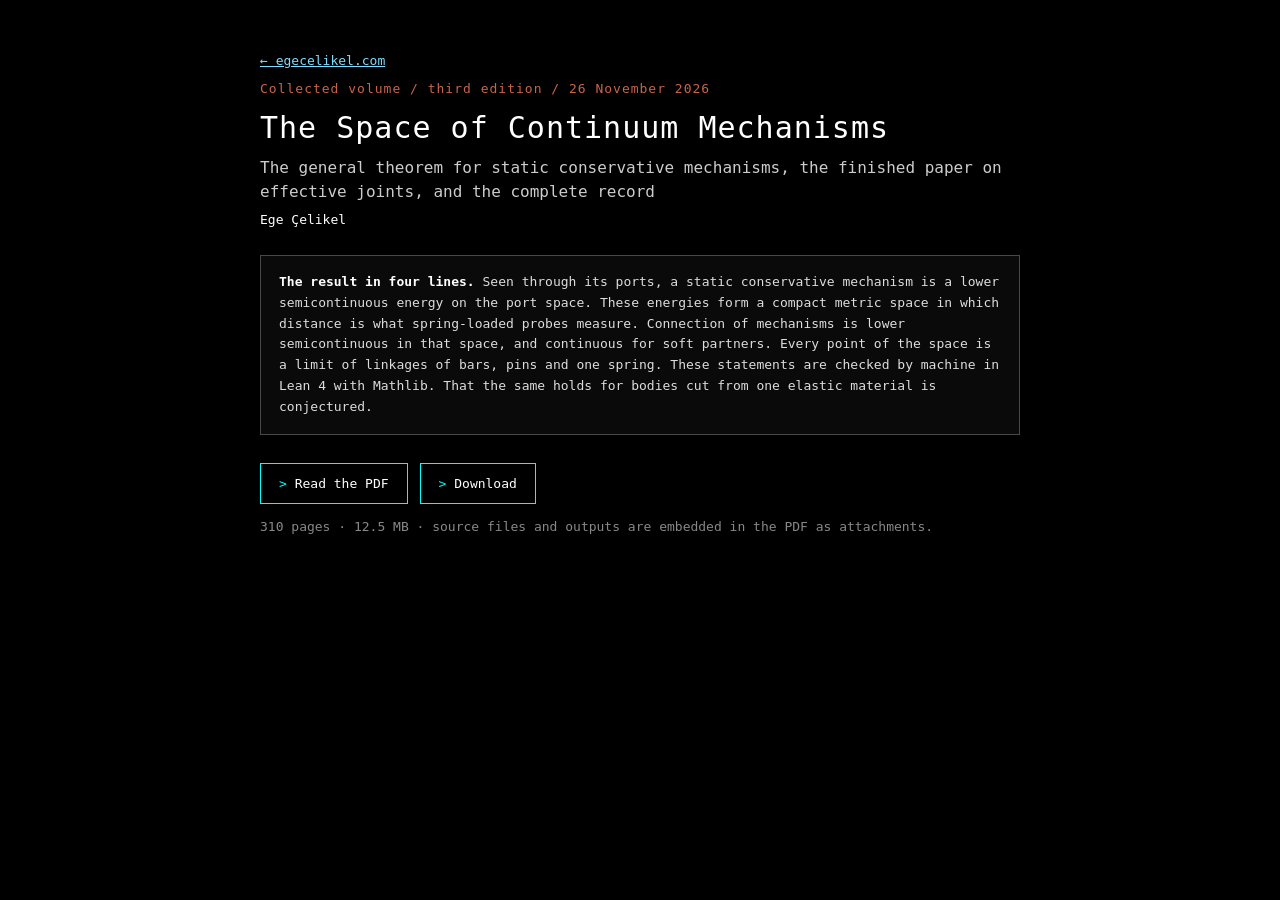
<file: site/projects/paper/index.html>
<!DOCTYPE html>
<html lang="en">
<head>
  <meta charset="UTF-8">
  <meta name="viewport" content="width=device-width, initial-scale=1">
  <title>The Space of Continuum Mechanisms</title>
  <meta name="description" content="The Space of Continuum Mechanisms: the general theorem for static conservative mechanisms, the paper on effective joints, and the complete record. By Ege Çelikel.">
  <style>
    body {
      margin: 0;
      min-height: 100vh;
      background: black;
      color: white;
      font-family: monospace;
      padding: 40px 16px;
      box-sizing: border-box;
    }
    main { max-width: 760px; margin: 0 auto; }
    a { color: #7fdbff; }
    .crumb { color: #c8644b; letter-spacing: 1px; font-size: 13px; }
    h1 { font-size: 30px; line-height: 1.2; margin: 14px 0 10px; font-weight: normal; letter-spacing: 1px; }
    .sub { color: #ccc; font-size: 16px; line-height: 1.5; margin: 0 0 8px; }
    .author { color: #fff; margin: 0 0 28px; }
    .box { border: 1px solid rgba(255, 255, 255, 0.25); background: rgba(255, 255, 255, 0.04); padding: 16px 18px; line-height: 1.6; color: #ddd; }
    .box strong { color: #fff; }
    .actions { display: flex; flex-wrap: wrap; gap: 12px; margin: 28px 0 12px; }
    .btn { display: inline-block; padding: 12px 18px; border: 1px solid #00ffff; color: #fff; text-decoration: none; }
    .btn::before { content: "> "; color: #00ffff; }
    .btn:hover, .btn:focus-visible { background: rgba(0, 255, 255, 0.12); outline: none; }
    .muted { color: #888; font-size: 13px; line-height: 1.6; }
  </style>
</head>
<body>
  <main>
    <p><a href="/">&larr; egecelikel.com</a></p>
    <div class="crumb">Collected volume / third edition / 26 November 2026</div>
    <h1>The Space of Continuum Mechanisms</h1>
    <p class="sub">The general theorem for static conservative mechanisms, the finished paper on effective joints, and the complete record</p>
    <p class="author">Ege Çelikel</p>

    <div class="box">
      <strong>The result in four lines.</strong> Seen through its ports, a static conservative mechanism is a lower
      semicontinuous energy on the port space. These energies form a compact metric space in which distance is what
      spring-loaded probes measure. Connection of mechanisms is lower semicontinuous in that space, and continuous for
      soft partners. Every point of the space is a limit of linkages of bars, pins and one spring. These statements are
      checked by machine in Lean 4 with Mathlib. That the same holds for bodies cut from one elastic material is conjectured.
    </div>

    <div class="actions">
      <a class="btn" id="read" href="Space_of_Continuum_Mechanisms_Collected_Volume_3rd_Edition.pdf" target="_blank" rel="noopener">Read the PDF</a>
      <a class="btn" id="download" href="Space_of_Continuum_Mechanisms_Collected_Volume_3rd_Edition.pdf" download>Download</a>
    </div>
    <p class="muted">310 pages · 12.5 MB · source files and outputs are embedded in the PDF as attachments.</p>
  </main>
  <script>
    // The host serves PDFs straight from the plugin folder, so point the links there (SITE_ASSET_BASE is set by the site).
    (function () {
      var base = window.SITE_ASSET_BASE || '';
      ['read', 'download'].forEach(function (id) {
        var a = document.getElementById(id);
        a.href = base + a.getAttribute('href');
      });
    })();
  </script>
</body>
</html>
</file>
<file: site/projects/labs/app.css>
/* Layout: tool rail | drafting canvas with strip-chart drawer | inspector. Phone: canvas, tool strip, bottom sheet. */
:root {
  --paper: #eef1f2; --panel: #f8f9f9; --panel-2: #eceff1; --field: #ffffff; --line: #d3d9dc;
  --ink: #15191c; --ink-2: #4b555c; --ink-3: #7d878d;
  --body: #c5cbcf; --body-2: #b2babf;
  --accent: #1458c4; --accent-ink: #ffffff; --accent-soft: rgba(20, 88, 196, .12);
  --load: #c8322b; --react: #1f7a4d; --warn: #a86300;
  --grid: rgba(21, 25, 28, .055); --grid-major: rgba(21, 25, 28, .12); --rope-gap: #f7f9f9;
  --plot1: #1458c4; --plot2: #c8322b; --plot3: #1f7a4d; --plot4: #a86300; --plot5: #7b3fb3; --plot6: #0f7f86;
  --shadow: 0 1px 2px rgba(16, 24, 40, .06), 0 8px 28px rgba(16, 24, 40, .12);
  --f-ui: "Barlow Semi Condensed", "Arial Narrow", system-ui, sans-serif;
  --f-num: "B612 Mono", ui-monospace, "SFMono-Regular", Menlo, monospace;
  --f-math: "STIX Two Text", "Times New Roman", serif;
}
@media (prefers-color-scheme: dark) {
  :root:not([data-theme="light"]) {
    --paper: #111518; --panel: #181d21; --panel-2: #20262b; --field: #12171b; --line: #2c343a;
    --ink: #e3e7e9; --ink-2: #a2acb2; --ink-3: #737e85; --body: #48525a; --body-2: #58636c;
    --accent: #5c9cf2; --accent-ink: #081120; --accent-soft: rgba(92, 156, 242, .17);
    --load: #ff6f61; --react: #4cc38a; --warn: #e3a33b;
    --grid: rgba(227, 231, 233, .045); --grid-major: rgba(227, 231, 233, .10); --rope-gap: #111518;
    --plot1: #5c9cf2; --plot2: #ff6f61; --plot3: #4cc38a; --plot4: #e3a33b; --plot5: #b38cf0; --plot6: #3cc4cc;
    --shadow: 0 1px 2px rgba(0, 0, 0, .3), 0 10px 30px rgba(0, 0, 0, .45);
    color-scheme: dark;
  }
}
:root[data-theme="dark"] {
  --paper: #111518; --panel: #181d21; --panel-2: #20262b; --field: #12171b; --line: #2c343a;
  --ink: #e3e7e9; --ink-2: #a2acb2; --ink-3: #737e85; --body: #48525a; --body-2: #58636c;
  --accent: #5c9cf2; --accent-ink: #081120; --accent-soft: rgba(92, 156, 242, .17);
  --load: #ff6f61; --react: #4cc38a; --warn: #e3a33b;
  --grid: rgba(227, 231, 233, .045); --grid-major: rgba(227, 231, 233, .10); --rope-gap: #111518;
  --plot1: #5c9cf2; --plot2: #ff6f61; --plot3: #4cc38a; --plot4: #e3a33b; --plot5: #b38cf0; --plot6: #3cc4cc;
  --shadow: 0 1px 2px rgba(0, 0, 0, .3), 0 10px 30px rgba(0, 0, 0, .45);
  color-scheme: dark;
}

*, *::before, *::after { box-sizing: border-box; }
[hidden] { display: none !important; }
html, body { height: 100%; }
body { background: var(--panel); color: var(--ink); font: 15px/1.35 var(--f-ui); overflow: hidden; -webkit-font-smoothing: antialiased; }
button, input, select, textarea { font: inherit; color: inherit; }
button { cursor: pointer; }
:focus-visible { outline: 2px solid var(--accent); outline-offset: 2px; }
.ico { width: 20px; height: 20px; fill: none; stroke: currentColor; stroke-width: 1.6; stroke-linecap: round; stroke-linejoin: round; flex: none; }
.ico.sm { width: 16px; height: 16px; }
.mi { font-family: var(--f-math); font-style: italic; font-size: 1.12em; }
sub { font-family: var(--f-math); font-size: .72em; vertical-align: -0.28em; line-height: 0; }
.num { font-family: var(--f-num); font-variant-numeric: tabular-nums; }

#app { height: 100%; display: grid; grid-template-rows: auto minmax(0, 1fr); }
.views { position: relative; min-height: 0; min-width: 0; }
.view { height: 100%; min-height: 0; }
.modctl { display: flex; align-items: center; gap: 10px; flex: 1; min-width: 0; }
.brand { border: 0; background: transparent; padding: 2px 4px 2px 0; border-radius: 8px; color: var(--ink); }
.brand:hover .logo { color: var(--accent); }
.modsw { position: relative; flex: none; }
.modpop { left: 0; right: auto; width: 300px; padding: 6px; }
.modpop button { display: flex; align-items: center; gap: 10px; width: 100%; border: 0; background: transparent; text-align: left; padding: 8px 10px; border-radius: 8px; }
.modpop button:hover { background: var(--panel-2); }
.modpop button.on { background: var(--accent-soft); color: var(--accent); }
.modpop .st { margin-left: auto; font-size: 12px; color: var(--ink-3); }
.modpop .popcat { font-size: 11px; text-transform: uppercase; letter-spacing: .06em; color: var(--ink-3); padding: 8px 10px 2px; }
.modpop { max-height: min(80vh, 640px); overflow-y: auto; }
.lgen { font-size: 13px; color: var(--ink-2); white-space: nowrap; }

/* ---------- top bar ---------- */
.top { display: flex; align-items: center; gap: 10px; padding: 7px 14px; border-bottom: 1px solid var(--line); background: var(--panel); min-width: 0; }
.brand { display: flex; align-items: center; gap: 8px; color: var(--ink); flex: none; }
.logo { width: 28px; height: 28px; fill: none; stroke: currentColor; stroke-width: 1.5; stroke-linecap: round; }
.brand-name { font-weight: 700; letter-spacing: .02em; font-size: 16px; white-space: nowrap; }
.spacer { flex: 1; min-width: 0; }
.group, .transport { display: flex; align-items: center; gap: 4px; flex: none; }
.transport { gap: 6px; }
.model-btn { display: flex; align-items: center; gap: 4px; min-width: 0; max-width: 260px; font-weight: 600; }
.model-btn span { overflow: hidden; text-overflow: ellipsis; white-space: nowrap; }

.btn { display: inline-flex; align-items: center; justify-content: center; gap: 6px; border: 1px solid var(--line); background: var(--panel); border-radius: 7px; padding: 6px 11px; font-weight: 600; font-size: 14px; line-height: 1.1; }
.btn:hover { background: var(--panel-2); }
.btn.ghost { border-color: transparent; background: transparent; }
.btn.ghost:hover { background: var(--panel-2); }
.btn.primary { background: var(--accent); color: var(--accent-ink); border-color: var(--accent); }
.btn.primary:hover { filter: brightness(1.06); }
.btn.danger { color: var(--load); }
.btn.block { width: 100%; }
.btn:disabled { opacity: .45; cursor: default; }
.icon-btn { display: inline-grid; place-items: center; width: 36px; height: 36px; border-radius: 8px; border: 1px solid transparent; background: transparent; color: var(--ink-2); }
.icon-btn:hover { background: var(--panel-2); color: var(--ink); }
.icon-btn.sm { width: 30px; height: 30px; }
.icon-btn:disabled { opacity: .35; }
.icon-btn.on { background: var(--accent-soft); color: var(--accent); }
.play { display: inline-flex; align-items: center; gap: 6px; height: 36px; padding: 0 14px 0 10px; border-radius: 18px; border: 0; background: var(--accent); color: var(--accent-ink); font-weight: 700; letter-spacing: .02em; }
.play:hover { filter: brightness(1.07); }
.play.running { background: var(--ink); color: var(--panel); }
.speed { position: relative; }
.speed-btn { height: 36px; min-width: 52px; padding: 0 10px; border-radius: 8px; border: 1px solid var(--line); background: var(--field); font-family: var(--f-num); font-size: 13px; }
.popover { position: absolute; right: 0; top: calc(100% + 8px); width: 270px; background: var(--panel); border: 1px solid var(--line); border-radius: 10px; box-shadow: var(--shadow); padding: 12px 14px; z-index: 30; }
.pop-head { display: flex; justify-content: space-between; align-items: baseline; font-weight: 600; }
.pop-head b { font-family: var(--f-num); font-weight: 400; font-size: 13px; }
.popover input[type=range] { width: 100%; margin: 10px 0 8px; accent-color: var(--accent); }
.pop-note { margin: 8px 0 0; font-size: 13px; color: var(--ink-3); }
.chips { display: flex; flex-wrap: wrap; gap: 5px; }
.chip { border: 1px solid var(--line); background: var(--field); border-radius: 999px; padding: 3px 9px; font-family: var(--f-num); font-size: 12px; }
.chip.on { border-color: var(--accent); background: var(--accent-soft); color: var(--accent); }

/* ---------- work area ---------- */
.work { display: grid; grid-template-columns: 60px minmax(0, 1fr) 344px; grid-template-rows: minmax(0, 1fr) auto; min-height: 0; }
.work[hidden] { display: none !important; }
.tools { grid-column: 1; grid-row: 1 / 3; display: flex; flex-direction: column; align-items: center; gap: 2px; padding: 8px 6px; border-right: 1px solid var(--line); overflow-y: auto; background: var(--panel); }
.tool { position: relative; display: grid; place-items: center; gap: 1px; width: 48px; padding: 6px 0 4px; border-radius: 9px; border: 1px solid transparent; background: transparent; color: var(--ink-2); }
.tool span { font-size: 10.5px; font-weight: 600; letter-spacing: .03em; }
.tool:hover { background: var(--panel-2); color: var(--ink); }
.tool.on { background: var(--accent-soft); color: var(--accent); border-color: color-mix(in srgb, var(--accent) 35%, transparent); }
.tool-sep { width: 32px; height: 1px; background: var(--line); margin: 4px 0; flex: none; }

.stage { grid-column: 2; grid-row: 1; position: relative; min-height: 0; overflow: hidden; background: var(--paper); }
.stage canvas { position: absolute; inset: 0; width: 100%; height: 100%; touch-action: none; display: block; }
.hud { position: absolute; left: 12px; top: 10px; display: flex; flex-direction: column; gap: 3px; pointer-events: none; font-family: var(--f-num); font-size: 12px; color: var(--ink-2); }
.hud .t { font-size: 15px; color: var(--ink); }
.hud .warn { color: var(--warn); font-family: var(--f-ui); font-size: 13px; font-weight: 600; max-width: 300px; }
.zoom { position: absolute; right: 10px; bottom: 10px; display: flex; flex-direction: column; gap: 4px; background: var(--panel); border: 1px solid var(--line); border-radius: 10px; padding: 3px; box-shadow: var(--shadow); }
.topts { position: absolute; left: 50%; top: 10px; transform: translateX(-50%); display: flex; flex-wrap: wrap; align-items: center; justify-content: center; gap: 8px; max-width: calc(100% - 24px); padding: 7px 10px; background: var(--panel); border: 1px solid var(--line); border-radius: 12px; box-shadow: var(--shadow); z-index: 5; }
.topts { padding-right: 40px; }
.topts .hint { font-size: 13.5px; color: var(--ink-2); }
.topts .tclose { position: absolute; right: 4px; top: 50%; transform: translateY(-50%); }
.topts .hint b { color: var(--ink); font-weight: 600; }

.seg { display: inline-flex; border: 1px solid var(--line); border-radius: 8px; overflow: hidden; background: var(--field); flex: none; }
.seg button { border: 0; background: transparent; padding: 5px 10px; font-size: 13.5px; font-weight: 600; color: var(--ink-2); border-right: 1px solid var(--line); }
.seg button:last-child { border-right: 0; }
.seg button.on { background: var(--accent-soft); color: var(--accent); }
.seg.sm button { padding: 3px 8px; font-size: 12.5px; }
.seg.wrap { flex-wrap: wrap; }

/* ---------- plot drawer ---------- */
.drawer { grid-column: 2; grid-row: 2; border-top: 1px solid var(--line); background: var(--panel); }
.plot { display: flex; flex-direction: column; height: 300px; }
.drawer.collapsed .plot { height: 44px; }
.drawer.collapsed .plot-body { display: none; }
.drawer.collapsed #plotToggle .ico { transform: rotate(180deg); }
.plot-bar { display: flex; align-items: center; gap: 8px; padding: 6px 12px; min-height: 44px; flex-wrap: wrap; }
.plot-chips { flex: 1 1 320px; min-width: 0; }
.plot-ctl { display: flex; align-items: center; gap: 6px; }
.pchip { display: inline-flex; align-items: center; gap: 5px; border: 1px solid var(--line); background: var(--field); border-radius: 999px; padding: 2px 3px 2px 8px; font-size: 13px; max-width: 100%; white-space: nowrap; }
.pchip .dot { width: 9px; height: 9px; border-radius: 50%; flex: none; }
.pchip .v { font-family: var(--f-num); font-size: 12px; color: var(--ink-2); }
.pchip button { border: 0; background: transparent; width: 20px; height: 20px; border-radius: 50%; display: grid; place-items: center; color: var(--ink-3); padding: 0; }
.pchip button:hover { background: var(--panel-2); color: var(--ink); }
.plot-body { position: relative; flex: 1; min-height: 0; }
.plot-body canvas { position: absolute; inset: 0; width: 100%; height: 100%; touch-action: pan-y; }
.select { border: 1px solid var(--line); background: var(--field); border-radius: 7px; padding: 5px 8px; font-size: 14px; max-width: 100%; }
.select.sm { padding: 3px 6px; font-size: 13px; }

/* ---------- panel ---------- */
.panel { grid-column: 3; grid-row: 1 / 3; display: flex; flex-direction: column; min-height: 0; border-left: 1px solid var(--line); background: var(--panel); }
.tabs { display: flex; align-items: stretch; gap: 2px; padding: 0 10px; border-bottom: 1px solid var(--line); flex: none; }
.tab { border: 0; background: transparent; padding: 11px 10px 9px; font-weight: 600; font-size: 14.5px; color: var(--ink-3); border-bottom: 2px solid transparent; margin-bottom: -1px; }
.tab:hover { color: var(--ink); }
.tab.on { color: var(--ink); border-bottom-color: var(--accent); }
.tab-grip { margin-left: auto; border: 0; background: transparent; color: var(--ink-3); display: grid; place-items: center; width: 36px; }
.tabbody { flex: 1; min-height: 0; overflow-y: auto; padding: 14px 16px 24px; overscroll-behavior: contain; }

.eyebrow { font-size: 11.5px; font-weight: 700; letter-spacing: .09em; text-transform: uppercase; color: var(--ink-3); }
.insp-head { display: flex; align-items: flex-start; gap: 8px; margin-bottom: 10px; }
.insp-head .titles { flex: 1; min-width: 0; }
.insp-title { font-size: 22px; font-weight: 600; line-height: 1.15; margin-top: 2px; overflow-wrap: anywhere; }
.insp-actions { display: flex; gap: 2px; }
.section { margin-top: 16px; }
.section > .eyebrow { display: flex; justify-content: space-between; align-items: center; margin-bottom: 6px; }
.fields { display: grid; grid-template-columns: minmax(0, 1fr) minmax(108px, 132px); gap: 6px 10px; align-items: center; }

.flabel { display: flex; justify-content: space-between; align-items: baseline; gap: 6px; font-size: 14px; color: var(--ink-2); min-width: 0; user-select: none; }
.flabel.scrub { cursor: ew-resize; }
.flabel .u { font-family: var(--f-num); font-size: 11px; color: var(--ink-3); white-space: nowrap; }
.field { width: 100%; border: 1px solid var(--line); background: var(--field); border-radius: 7px; padding: 6px 8px; font-family: var(--f-num); font-size: 13px; text-align: right; font-variant-numeric: tabular-nums; min-width: 0; }
.field.text { font-family: var(--f-ui); font-size: 14.5px; text-align: left; }
.field:focus { border-color: var(--accent); outline: none; box-shadow: 0 0 0 3px var(--accent-soft); }
.field.bad { border-color: var(--load); }

.row { display: flex; align-items: center; gap: 8px; flex-wrap: wrap; }
.row.end { justify-content: flex-end; }
.note { font-size: 13.5px; color: var(--ink-3); margin: 6px 0 0; line-height: 1.4; }
.note b { color: var(--ink-2); font-weight: 600; }
.switch { display: inline-flex; align-items: center; gap: 8px; font-size: 14px; color: var(--ink-2); cursor: pointer; }
.switch input { appearance: none; width: 34px; height: 20px; border-radius: 10px; background: var(--line); position: relative; transition: background .15s; margin: 0; flex: none; }
.switch input::after { content: ""; position: absolute; left: 2px; top: 2px; width: 16px; height: 16px; border-radius: 50%; background: var(--field); box-shadow: 0 1px 2px rgba(0, 0, 0, .25); transition: transform .15s; }
.switch input:checked { background: var(--accent); }
.switch input:checked::after { transform: translateX(14px); }
.live { margin-top: 16px; border: 1px solid var(--line); border-radius: 9px; padding: 10px 12px; background: var(--field); }
.kv { display: grid; grid-template-columns: minmax(0, 1fr) auto; gap: 3px 12px; font-size: 14px; }
.tips { display: grid; grid-template-columns: max-content minmax(0, 1fr); gap: 4px 12px; font-size: 14px; }
.tips dt { font-weight: 600; color: var(--ink); }
.tips dd { margin: 0; color: var(--ink-2); }
.kv .k { color: var(--ink-2); }
.kv .v { font-family: var(--f-num); font-size: 12.5px; text-align: right; font-variant-numeric: tabular-nums; }

.nodes { display: flex; flex-direction: column; gap: 6px; }
.node { border: 1px solid var(--line); border-radius: 9px; padding: 8px 10px; background: var(--field); }
.node-head { display: flex; align-items: center; justify-content: space-between; gap: 6px; font-size: 14px; font-weight: 600; }
.node-head .tag { font-weight: 500; color: var(--ink-3); font-size: 13px; }
.node .fields { margin-top: 6px; }

.list { display: flex; flex-direction: column; }
.list-group { margin-top: 12px; }
.list-item { display: flex; align-items: center; gap: 10px; padding: 7px 8px; border-radius: 8px; border: 0; background: transparent; text-align: left; width: 100%; }
.list-item:hover { background: var(--panel-2); }
.list-item.on { background: var(--accent-soft); }
.list-item .ico { color: var(--ink-3); }
.list-item .nm { font-weight: 600; min-width: 0; overflow: hidden; text-overflow: ellipsis; white-space: nowrap; }
.list-item .ty { margin-left: auto; color: var(--ink-3); font-size: 13px; white-space: nowrap; }
.empty { border: 1px dashed var(--line); border-radius: 10px; padding: 14px; color: var(--ink-3); font-size: 14px; }
.empty b { color: var(--ink-2); }

.dof { display: flex; align-items: baseline; gap: 10px; flex-wrap: wrap; }
.dof .big { font-family: var(--f-math); font-style: italic; font-size: 30px; }
.dof .eq { font-family: var(--f-num); font-size: 13px; color: var(--ink-2); }
table.modes { width: 100%; border-collapse: collapse; font-size: 13px; margin-top: 8px; }
table.modes th { text-align: right; font-weight: 600; color: var(--ink-3); font-size: 12px; padding: 4px 4px; border-bottom: 1px solid var(--line); }
table.modes td { text-align: right; padding: 5px 4px; font-family: var(--f-num); font-size: 12.5px; border-bottom: 1px solid var(--line); font-variant-numeric: tabular-nums; }
table.modes th:first-child, table.modes td:first-child { text-align: left; }
table.modes tr.on td { background: var(--accent-soft); }
.table-wrap { overflow-x: auto; }
.pill { display: inline-block; border-radius: 999px; padding: 1px 8px; font-size: 12px; font-weight: 600; background: var(--panel-2); color: var(--ink-2); }
.pill.ok { color: var(--react); background: color-mix(in srgb, var(--react) 14%, transparent); }
.pill.warn { color: var(--warn); background: color-mix(in srgb, var(--warn) 14%, transparent); }
.pill.bad { color: var(--load); background: color-mix(in srgb, var(--load) 14%, transparent); }
textarea.field { text-align: left; min-height: 90px; resize: vertical; font-size: 12px; }

/* ---------- presets sheet, toast ---------- */
.scrim { position: fixed; inset: 0; background: rgba(10, 14, 18, .38); display: grid; place-items: center; z-index: 50; padding: 16px; }
.sheet { width: min(620px, 100%); max-height: min(80vh, 760px); overflow-y: auto; background: var(--panel); border: 1px solid var(--line); border-radius: 14px; box-shadow: var(--shadow); padding: 16px 18px 18px; }
.sheet-head { display: flex; align-items: center; justify-content: space-between; }
.sheet-head h2 { margin: 0; font-size: 22px; font-weight: 600; text-wrap: balance; }
.sheet-note { margin: 4px 0 12px; color: var(--ink-3); font-size: 14px; }
.preset-list { display: grid; gap: 8px; }
.preset { display: grid; grid-template-columns: minmax(0, 1fr) auto; gap: 2px 10px; text-align: left; border: 1px solid var(--line); background: var(--field); border-radius: 10px; padding: 10px 12px; }
.preset:hover { border-color: var(--accent); }
.preset .nm { font-weight: 700; font-size: 16px; }
.preset .tg { font-size: 12px; font-weight: 600; color: var(--accent); align-self: center; }
.preset .bl { grid-column: 1 / -1; color: var(--ink-2); font-size: 14px; }
.preset .ex { grid-column: 1 / -1; color: var(--ink-3); font-size: 13px; font-family: var(--f-num); }
.toast { position: fixed; left: 50%; bottom: 24px; transform: translateX(-50%); background: var(--ink); color: var(--panel); border-radius: 10px; padding: 9px 12px 9px 14px; display: flex; align-items: center; gap: 12px; box-shadow: var(--shadow); z-index: 60; font-size: 14.5px; max-width: calc(100% - 32px); }
.toast button { border: 0; background: transparent; color: var(--panel); font-weight: 700; text-decoration: underline; text-underline-offset: 2px; padding: 2px 4px; }

.show-sm { display: none !important; }

/* ---------- phone ---------- */
@media (max-width: 820px) {
  .hide-sm { display: none !important; }
  .show-sm { display: revert !important; }
  .tab-grip.show-sm { display: grid !important; }
  .brand-name { display: none; }
  .top { padding: 6px 12px; gap: 6px; }
  .model-btn { max-width: 46vw; padding-left: 6px; padding-right: 6px; }
  .play { padding: 0 12px 0 9px; }
  .work { grid-template-columns: minmax(0, 1fr); grid-template-rows: minmax(0, 1fr) auto auto; }
  .stage { grid-column: 1; grid-row: 1; }
  .tools { grid-column: 1; grid-row: 2; flex-direction: row; overflow-x: auto; overflow-y: hidden; border-right: 0; border-top: 1px solid var(--line); padding: 5px 8px; gap: 2px; scrollbar-width: none; }
  .tools::-webkit-scrollbar { display: none; }
  .tool { width: 52px; flex: none; }
  .tool-sep { width: 1px; height: 32px; margin: 0 4px; align-self: center; }
  .drawer { display: none; }
  .panel { grid-column: 1; grid-row: 3; border-left: 0; border-top: 1px solid var(--line); }
  .tabs { padding: 0 6px; }
  .tab { padding: 10px 9px 8px; font-size: 14px; }
  .tabbody { flex: none; height: 38vh; padding: 12px 16px 20px; }
  .panel.collapsed .tabbody { display: none; }
  .panel.tall .tabbody { height: 62vh; }
  .panel.tall .tab-grip .ico { transform: rotate(180deg); }
  .panel.collapsed .tab-grip .ico { transform: rotate(180deg); }
  #tab-plot { padding: 0; display: flex; flex-direction: column; }
  #tab-plot .plot { height: 100%; }
  #tab-plot .plot-bar { padding: 6px 12px; row-gap: 6px; }
  .plot-chips { flex: 1 1 100%; flex-wrap: nowrap; overflow-x: auto; scrollbar-width: none; padding-bottom: 2px; }
  .plot-chips::-webkit-scrollbar { display: none; }
  #plotAdd { flex: 1 1 140px; }
  .popover { position: fixed; right: 12px; left: auto; top: 54px; width: min(300px, calc(100vw - 24px)); }
  .hud { font-size: 11px; }
  .hud .t { font-size: 13px; }
  .topts { top: 8px; padding: 6px 8px; gap: 6px; }
  .topts .hint { font-size: 13px; text-align: center; }
  .zoom { flex-direction: row; right: 8px; bottom: 8px; }
  .toast { bottom: 16px; }
}
@media (prefers-reduced-motion: reduce) { * { transition: none !important; } }

/* ---------- big train button on pendulum systems ---------- */
.trainfab { position: absolute; right: 12px; top: 10px; z-index: 4; display: flex; align-items: center; gap: 10px; border: 0; border-radius: 14px; padding: 10px 16px 10px 12px; background: var(--accent); color: var(--accent-ink); font-weight: 700; font-size: 15px; box-shadow: var(--shadow); text-align: left; }
.trainfab small { display: block; font-weight: 500; font-size: 12.5px; opacity: .85; }
.trainfab .ico { width: 26px; height: 26px; }
.trainfab:hover { filter: brightness(1.07); }

/* ---------- launcher ---------- */
#view-home, #view-soon { overflow-y: auto; background: var(--paper); }
.home { max-width: 1180px; margin: 0 auto; padding: 28px 24px 48px; }
.home h1 { margin: 0; font-size: clamp(26px, 4vw, 38px); font-weight: 700; letter-spacing: -.01em; text-wrap: balance; }
.home .lede { margin: 6px 0 22px; color: var(--ink-2); font-size: 16px; max-width: 64ch; }
.cards { display: grid; grid-template-columns: repeat(auto-fill, minmax(250px, 1fr)); gap: 14px; }
.catnav { display: flex; flex-wrap: wrap; gap: 6px; margin: 0 0 18px; position: sticky; top: 0; z-index: 2; padding: 8px 0; background: var(--paper); }
.catnav .chip { display: inline-flex; align-items: center; gap: 6px; font-family: var(--f-ui, inherit); font-size: 13px; padding: 5px 11px; cursor: pointer; }
.catnav .cnum { font-family: var(--f-num); font-size: 11px; color: var(--ink-3); }
.cat { margin: 0 0 26px; scroll-margin-top: 56px; }
.cathead { display: flex; flex-wrap: wrap; align-items: baseline; gap: 4px 14px; margin: 0 0 10px; border-bottom: 1px solid var(--line); padding-bottom: 6px; }
.cathead h2 { margin: 0; font-size: 19px; font-weight: 700; letter-spacing: -.005em; }
.cathead p { margin: 0; color: var(--ink-3); font-size: 13.5px; }
.card { display: flex; flex-direction: column; text-align: left; border: 1px solid var(--line); background: var(--panel); border-radius: 12px; overflow: hidden; padding: 0; transition: border-color .15s, transform .15s; }
.card:hover { border-color: var(--accent); transform: translateY(-1px); }
.card canvas { width: 100%; height: 132px; display: block; background: var(--paper); border-bottom: 1px solid var(--line); }
.card .cb { padding: 11px 14px 13px; display: grid; gap: 3px; }
.card .cn { display: flex; align-items: center; gap: 8px; font-weight: 700; font-size: 17px; }
.card .cd { color: var(--ink-2); font-size: 14px; line-height: 1.35; }
.card.planned .cn { color: var(--ink-2); }
.road { margin-top: 30px; display: grid; grid-template-columns: minmax(0, 1.4fr) minmax(0, 1fr); gap: 24px; }
.road ol { margin: 8px 0 0; padding: 0; list-style: none; display: grid; gap: 6px; }
.road li { display: grid; grid-template-columns: 26px minmax(0, 1fr) auto; gap: 10px; align-items: baseline; padding: 8px 10px; border: 1px solid var(--line); border-radius: 9px; background: var(--panel); font-size: 14px; }
.road li b { font-family: var(--f-num); font-weight: 400; color: var(--ink-3); }
.road li span:nth-child(2) { color: var(--ink-2); }
.road li strong { color: var(--ink); font-weight: 600; }


.soon { max-width: 760px; margin: 0 auto; padding: 32px 24px 48px; }
.soon canvas { width: 100%; height: 220px; border: 1px solid var(--line); border-radius: 12px; background: var(--paper); display: block; }
.soon h1 { font-size: 30px; margin: 16px 0 4px; }
.soon ul { padding-left: 18px; color: var(--ink-2); }
.soon li { margin: 4px 0; }

/* ---------- theme sheet ---------- */
.theme-sheet { width: min(560px, 100%); }
.theme-grid { display: grid; grid-template-columns: repeat(auto-fill, minmax(118px, 1fr)); gap: 8px; }
.theme-card { border: 1px solid var(--line); background: var(--field); border-radius: 10px; padding: 6px; display: grid; gap: 6px; text-align: left; }
.theme-card.on { border-color: var(--accent); box-shadow: 0 0 0 2px var(--accent-soft); }
.theme-sw { position: relative; height: 46px; border-radius: 7px; border: 1px solid; display: block; overflow: hidden; }
.theme-sw span { position: absolute; left: 12px; top: 12px; width: 36px; height: 20px; border-radius: 3px; }
.theme-sw i { position: absolute; right: 10px; top: 16px; width: 14px; height: 14px; border-radius: 50%; }
.theme-nm { font-size: 13px; font-weight: 600; }
.theme-sls { display: grid; gap: 6px; }
.theme-sl { display: grid; grid-template-columns: minmax(0, 1fr) minmax(110px, 1.2fr) 44px; gap: 10px; align-items: center; font-size: 14px; color: var(--ink-2); }
.theme-sl input { width: 100%; accent-color: var(--accent); }
.theme-sl .num { font-size: 12px; text-align: right; }
.theme-toks { display: grid; grid-template-columns: repeat(auto-fill, minmax(124px, 1fr)); gap: 6px; }
.theme-tok { display: flex; align-items: center; gap: 8px; font-family: var(--f-num); font-size: 12px; color: var(--ink-2); }
.theme-tok.set span { color: var(--accent); }
.theme-tok input { width: 30px; height: 26px; border: 1px solid var(--line); border-radius: 6px; padding: 0; background: none; }

/* ---------- layers & colours in the inspector ---------- */
.swatches { display: flex; flex-wrap: wrap; gap: 6px; align-items: center; }
.swatch { width: 26px; height: 26px; border-radius: 7px; border: 1px solid var(--line); padding: 0; position: relative; }
.swatch.on { box-shadow: 0 0 0 2px var(--panel), 0 0 0 4px var(--accent); }
.swatch.auto { background: var(--body); }
.swatch.auto::after { content: "A"; position: absolute; inset: 0; display: grid; place-items: center; font-size: 11px; font-weight: 700; color: var(--ink-2); }
.swatch-in { width: 30px; height: 28px; border: 1px solid var(--line); border-radius: 7px; padding: 0; background: none; }
.layerbar { display: flex; gap: 4px; flex-wrap: wrap; }
.layerbar .btn { padding: 5px 9px; font-size: 13px; }

/* ---------- learning view ---------- */






.btn.toggle.on { background: var(--accent-soft); color: var(--accent); border-color: var(--accent); }


.hold { touch-action: none; user-select: none; }




.stat { border: 1px solid var(--line); border-radius: 9px; padding: 6px 8px; background: var(--field); min-width: 0; }
.stat .k { font-size: 11.5px; color: var(--ink-3); text-transform: uppercase; letter-spacing: .06em; font-weight: 700; }
.stat .v { font-family: var(--f-num); font-size: 15px; font-variant-numeric: tabular-nums; overflow: hidden; text-overflow: ellipsis; white-space: nowrap; }




.formula { font-family: var(--f-math); font-size: 15px; color: var(--ink); background: var(--panel-2); border-radius: 8px; padding: 8px 10px; margin-top: 6px; overflow-x: auto; }

@media (max-width: 820px) {
  
  
  
  .home { padding: 18px 16px 40px; }
  .road { grid-template-columns: minmax(0, 1fr); }
  .trainfab { right: 8px; top: 8px; padding: 8px 12px 8px 10px; font-size: 14px; }
  .trainfab small { display: none; }
  
  .lgen { display: none; }
}

/* tricks list */








/* ---------------- chaos lab ---------------- */
.cv { display: grid; grid-template-columns: minmax(0, 1fr) 380px; min-height: 0; height: 100%; }
.cv-stage { position: relative; min-height: 0; overflow: hidden; background: var(--paper); }
.cv-panel { grid-column: auto; grid-row: auto; }
.cstage { position: absolute; inset: 0; display: grid; gap: 1px; background: var(--line); }
.cstage.lay-one { grid-template: minmax(0, 1fr) / minmax(0, 1fr); }










.cpane { position: relative; min-height: 0; min-width: 0; overflow: hidden; background: var(--paper); }
.cpane canvas { position: absolute; inset: 0; width: 100%; height: 100%; display: block; }
.ctag { position: absolute; left: 8px; top: 6px; font: 600 12px/1.2 var(--f-ui); color: var(--ink-2); background: color-mix(in srgb, var(--panel) 82%, transparent); padding: 2px 7px; border-radius: 6px; pointer-events: none; max-width: calc(100% - 16px); white-space: nowrap; overflow: hidden; text-overflow: ellipsis; }
.cstat { position: absolute; left: 8px; bottom: 8px; font: 11.5px/1.45 var(--f-num); color: var(--ink-2); background: color-mix(in srgb, var(--panel) 84%, transparent); padding: 4px 8px; border-radius: 7px; pointer-events: none; max-width: calc(100% - 16px); }
.cstat:empty { display: none; }
.cpane.main .cstat { left: 10px; bottom: 10px; }


.explist { display: grid; gap: 6px; }
.expitem { text-align: left; border: 1px solid var(--line); background: var(--panel); border-radius: 10px; padding: 9px 11px; }
.expitem:hover { border-color: var(--ink-3); }
.expitem.on { border-color: var(--accent); background: var(--accent-soft); }
.expitem .en { font-weight: 600; font-size: 14.5px; color: var(--ink); }
.expitem .eb { font-size: 12.5px; color: var(--ink-2); margin-top: 2px; line-height: 1.35; }
.theory { font-size: 14px; line-height: 1.5; color: var(--ink); }
.theory h3 { font-size: 17px; margin: 0 0 8px; }
.theory h4 { font-size: 13px; text-transform: uppercase; letter-spacing: 0.06em; color: var(--ink-3); margin: 16px 0 6px; }
.theory ul { padding-left: 18px; margin: 6px 0; }
.theory li { margin: 6px 0; }
.theory .refs { font-size: 12.5px; color: var(--ink-2); line-height: 1.5; }
.theory .eq { font-family: var(--f-num); font-size: 14px; text-align: center; padding: 6px 8px; margin: 8px 0; border-left: 2px solid var(--accent); background: color-mix(in srgb, var(--accent) 7%, transparent); }
.tbl { border-collapse: collapse; width: 100%; font: 12px var(--f-num); margin: 8px 0; }
.tbl th, .tbl td { border-bottom: 1px solid var(--line); padding: 3px 6px; text-align: right; }
.tbl th { color: var(--ink-3); font-weight: 600; }
.tbl th:first-child, .tbl td:first-child { text-align: left; }
.tbl tr.on td { color: var(--accent); font-weight: 600; }
.chaos-sl { grid-template-columns: minmax(64px, 0.8fr) minmax(90px, 1.4fr) 76px; margin: 4px 0; }
.chaos-sl .num-in { width: 100%; padding: 4px 6px; font-size: 12.5px; text-align: right; }
.chips.wrap .chip { font-family: var(--f-ui); font-size: 12.5px; padding: 4px 10px; text-align: left; }
@media (max-width: 820px) {
  .cv { grid-template-columns: minmax(0, 1fr); grid-template-rows: 58vh minmax(0, 1fr); }
  .cv-panel { border-left: 0; border-top: 1px solid var(--line); }
  
  
  
  
  
  .cstat { font-size: 10.5px; }
  .ctag { font-size: 11px; }
   .cpane.side .cstat { display: none; }
  
  .cstat .hint { display: none; }
}

/* orbits: body list */
.bodies { display: grid; gap: 4px; }




/* spring–damper network editor */
.netgrp { border-left: 2px solid var(--line); padding: 4px 0 4px 8px; margin: 6px 0; }
.netgrp.ser { border-left-color: var(--accent); }
.netgrp.par { border-left-color: var(--warn); }
.netgrp-h { display: flex; flex-wrap: wrap; gap: 4px; align-items: center; margin-bottom: 2px; }
.netgrp-add { display: inline-flex; gap: 0; margin-left: auto; }
.netgrp-add .btn, .netleaf .btn { padding: 2px 7px; min-height: 28px; font-size: 13px; }
.netgrp-l { display: flex; flex-direction: column; }
.netleaf { display: grid; grid-template-columns: 16px minmax(0, 1fr) minmax(84px, 110px) 30px; gap: 6px; align-items: center; margin: 2px 0; }
.netleaf > .ico { color: var(--ink-3); }
.netleaf .field { min-width: 0; }

/* space labs (dark stage regardless of theme) */
.view.space .cv-stage, .view.space .cstage { background: #05070d; }
.cpane.space { background: #02030a; }
.view.space .cpane { background: #05070d; }
.view.space .cstat { color: rgba(235, 240, 255, 0.86); background: rgba(8, 12, 24, 0.66); }
.view.space .ctag { color: rgba(235, 240, 255, 0.86); background: rgba(8, 12, 24, 0.66); }
.seedrow { display: grid; grid-template-columns: minmax(0, 1fr) minmax(90px, 130px) auto; gap: 6px; align-items: center; margin: 6px 0; }
.seedrow .btn { white-space: nowrap; }
.swrow { display: flex; flex-wrap: wrap; gap: 6px 12px; margin: 8px 0 2px; font: 12px var(--f-ui); color: var(--ink-2); }
.swc { display: inline-flex; align-items: center; gap: 5px; }
.swc i { width: 14px; height: 14px; border-radius: 4px; border: 1px solid var(--line); display: inline-block; }


/* circuits: toolbar and hint */



/* heat engines: section + two diagrams; process stepper and exam card */













.tbl.eng tr.sum td { border-top: 1px solid var(--ink-3); font-weight: 600; }
.tbl.eng tr[data-k]:hover td { background: var(--accent-soft); }
@media (max-width: 820px) {
  #view-cycles.cv, #view-circuits.cv { grid-template-rows: 64vh minmax(0, 1fr); }
  #view-fourd.cv:has(.rot) { grid-template-rows: 92vh minmax(0, 1fr); }
  #view-stars.cv { grid-template-rows: 92vh minmax(0, 1fr); }
  
  
  #view-fluids.cv:has(.fl-tall) { grid-template-rows: 78vh minmax(0, 1fr); }
  
  
  
  
  
  
  
  
  
  
}

/* ---------- derivation player (derive.js) ---------- */
.dv { display: flex; flex-direction: column; gap: 8px; padding: 12px 14px; height: 100%; box-sizing: border-box; overflow: auto; background: var(--paper); color: var(--ink); }
.dv-title { font: 600 15px var(--f-ui); color: var(--ink); }
.dv-title b { color: var(--accent); margin-right: 6px; font-family: var(--f-num); font-size: 12px; }
.dv-formula { position: relative; font: 23px/1.45 var(--f-math); color: var(--ink); min-height: 2.6em; display: flex; align-items: center; flex-wrap: wrap; }
.dv-g { display: inline-flex; align-items: center; flex-wrap: wrap; gap: 0 0.16em; }
.dv-t { display: inline-block; white-space: nowrap; }
.dv-t.v { font-style: italic; }
.dv-t.op { padding: 0 0.1em; }
.dv-t sub, .dv-t sup { font-size: 0.62em; font-style: normal; }
.dv-frac { display: inline-flex; flex-direction: column; align-items: center; margin: 0 0.15em; }
.dv-num, .dv-den { display: inline-flex; padding: 0 0.15em; font-size: 0.9em; }
.dv-bar { display: block; align-self: stretch; height: 1.5px; background: currentColor; margin: 0.06em 0; }
.dv-mat { display: inline-flex; align-items: stretch; margin: 0 0.2em; }
.dv-br { width: 0.32em; border: 1.5px solid currentColor; }
.dv-br.l { border-right: 0; }
.dv-br.r { border-left: 0; }
.dv-mat.det .dv-br { border-top: 0; border-bottom: 0; width: 0.12em; }
.dv-grid { display: inline-grid; gap: 0.08em 0.7em; padding: 0.12em 0.3em; align-items: center; justify-items: center; font-size: 0.82em; }
.dv-sq { display: inline-flex; align-items: flex-start; }
.dv-sqs { font-size: 1.1em; }
.dv-sqb { border-top: 1.5px solid currentColor; padding: 0 0.1em; }
.dv-box { display: inline-flex; border: 1.5px solid var(--accent); border-radius: 6px; padding: 0.02em 0.35em; }
.dv-sp { display: inline-block; width: 0.55em; }
.dv-c-load { color: var(--load); } .dv-c-react { color: var(--react); } .dv-c-accent { color: var(--accent); } .dv-c-warn { color: var(--warn); } .dv-c-dim { color: var(--ink-3); }
.dv-ghost { position: absolute; pointer-events: none; margin: 0; }
.dv-say { font: 14.5px/1.5 var(--f-ui); color: var(--ink-2); max-width: 70ch; }
.dv-bar-row { display: flex; align-items: center; gap: 6px; flex-wrap: wrap; margin-top: auto; padding-top: 4px; }
.dv-dots { display: flex; gap: 5px; margin-left: auto; flex-wrap: wrap; }
.dv-dot { width: 10px; height: 10px; border-radius: 50%; border: 1.5px solid var(--ink-3); background: transparent; padding: 0; cursor: pointer; }
.dv-dot.on { background: var(--accent); border-color: var(--accent); }
.dv-dot.done { background: var(--ink-3); }
.cpane.dom { overflow: auto; }
.cstage.lay-derive { grid-template: minmax(0, 1.25fr) minmax(0, 1fr) / minmax(0, 1fr); }
.cstage.lay-two { grid-template: minmax(0, 1fr) / minmax(0, 1.3fr) minmax(0, 1fr); }
@media (max-width: 820px) {
  .dv-formula { font-size: 18px; }
  .dv-say { font-size: 13.5px; }
  .cstage.lay-derive { grid-template: minmax(0, 1fr) minmax(0, 1.15fr) / minmax(0, 1fr); }
}
/* ---------- paper-style labs (engineering) ---------- */
.view.paper .cstat { color: var(--ink-2); background: color-mix(in srgb, var(--panel) 88%, transparent); border: 1px solid var(--line); }
.view.paper .ctag { color: var(--ink-2); background: color-mix(in srgb, var(--panel) 88%, transparent); }
/* ---------- engineering labs: statics and stress ---------- */



.sttab { border-collapse: collapse; width: 100%; font-family: var(--f-num); font-size: 11.5px; margin: 6px 0; }
.sttab th, .sttab td { border-bottom: 1px solid var(--line); padding: 3px 5px; text-align: right; vertical-align: top; }
.sttab th { color: var(--ink-3); font-weight: 400; }
.sttab td:first-child, .sttab th:first-child, .sttab td:nth-child(2) { text-align: left; }
.sttab .dim { color: var(--ink-3); } .sttab .bad { color: var(--load); font-weight: 600; }
.stfields { display: grid; grid-template-columns: repeat(auto-fill, minmax(120px, 1fr)); gap: 6px; margin: 4px 0 8px; }
.stfield { display: grid; gap: 2px; font-size: 12px; color: var(--ink-2); }


.eng .eng-top { margin-bottom: 18px; }
.eng .eng-top .btn { margin-bottom: 10px; }


.eng-sec { margin-top: 26px; }
.eng-sec h2, .eng-mod h2 { font-size: 19px; margin: 0 0 8px; }




.eng-mod { margin-top: 22px; border-top: 1px solid var(--line); padding-top: 12px; }
.eng-mh { display: flex; flex-wrap: wrap; align-items: baseline; gap: 4px 14px; }
.eng-when { color: var(--ink-3); font-size: 13px; }


.eng-topics { display: grid; gap: 5px; }
.eng-topic { display: grid; grid-template-columns: minmax(0, 1fr) auto; gap: 10px; align-items: center; border: 1px solid var(--line); border-radius: 9px; background: var(--panel); padding: 8px 11px; font-size: 14px; }
.eng-topic.link { cursor: pointer; } .eng-topic.link:hover { border-color: var(--accent); }
.eng-topic .et { display: grid; gap: 2px; }
.eng-topic .en { color: var(--ink-3); font-size: 12.5px; }
@media (max-width: 820px) {
  #view-stress.cv { grid-template-rows: 150vh minmax(0, 1fr); }
  #view-statics.cv { grid-template-rows: 70vh minmax(0, 1fr); }
  #view-som.cv { grid-template-rows: 110vh minmax(0, 1fr); }
  #view-som .cstage.lay-two { grid-template: minmax(0, 1.1fr) minmax(0, 1fr) / minmax(0, 1fr); }
  #view-som .cstage.lay-derive { grid-template: minmax(0, 0.8fr) minmax(0, 1fr) / minmax(0, 1fr); }
  #view-statics.cv:has(.lay-derive) { grid-template-rows: 130vh minmax(0, 1fr); }
  
  
  #view-statics .cstage.lay-derive, #view-stress .cstage.lay-derive { grid-template: minmax(0, 0.8fr) minmax(0, 1fr) / minmax(0, 1fr); }
  }

/* ---------- lab panel header: back to the scene list, the scene's name, icon tabs ---------- */
.tabs.phead { align-items: center; gap: 2px; padding: 6px 8px; }
.phead .ptitle { flex: 1; min-width: 0; font-weight: 600; font-size: 14.5px; white-space: nowrap; overflow: hidden; text-overflow: ellipsis; padding: 0 4px; color: var(--ink); }
.phead .icon-btn { width: 34px; height: 34px; }
.phead .icon-btn .ico { width: 21px; height: 21px; }
.phead .ptab.on { background: var(--accent-soft); color: var(--accent); }
.view.on-list .phead .pback { visibility: hidden; width: 4px; }
.tipbox { position: fixed; z-index: 2000; pointer-events: none; background: var(--ink); color: var(--panel); font: 600 12.5px/1.25 var(--f-ui); padding: 5px 9px; border-radius: 7px; max-width: min(320px, 90vw); box-shadow: 0 3px 10px rgba(0, 0, 0, .18); }
.tipbox[hidden] { display: none; }

/* ---------- statics editor: icon toolbars over the drawing ---------- */
.cstage.lay-one.statics .cpane.main { background: var(--paper); }
.stbar { position: absolute; z-index: 3; display: flex; align-items: center; gap: 1px; padding: 3px; background: color-mix(in srgb, var(--panel) 93%, transparent); border: 1px solid var(--line); border-radius: 11px; box-shadow: 0 1px 4px rgba(0, 0, 0, .06); scrollbar-width: none; }
.stbar::-webkit-scrollbar { display: none; }
.stbar.top { top: 8px; left: 8px; max-width: calc(100% - 66px); overflow-x: auto; }
.stbar.side { top: 8px; right: 8px; flex-direction: column; }
.stbar.bot { left: 8px; bottom: 8px; max-width: calc(100% - 16px); overflow-x: auto; gap: 2px; }
.tb { position: relative; width: 38px; height: 38px; display: grid; place-items: center; flex: none; border-radius: 8px; border: 1px solid transparent; background: transparent; color: var(--ink-2); -webkit-touch-callout: none; -webkit-user-select: none; user-select: none; touch-action: manipulation; }
.tb:hover { background: var(--panel-2); color: var(--ink); }
.tb.on { background: var(--accent-soft); color: var(--accent); border-color: color-mix(in srgb, var(--accent) 35%, transparent); }
.tb:disabled { opacity: .35; }
.tb .ico { width: 25px; height: 25px; stroke-width: 1.5; }
.tbsep { width: 1px; align-self: stretch; background: var(--line); margin: 5px 3px; flex: none; }
.stbar.side .tbsep { width: auto; height: 1px; margin: 3px 5px; }
.tb.tl { font: 700 19px/1 var(--f-num); color: var(--c); }
.tb.tl.on { background: var(--c); color: var(--paper); border-color: var(--c); }
.tb.tl sup { font-size: 10px; margin-left: 1px; }
.stscale { display: flex; align-items: center; gap: 2px; flex: none; color: var(--ink-3); padding: 0 4px; }
.stscale input { width: 104px; accent-color: var(--accent); }
.stinfo2 { position: absolute; left: 8px; bottom: 60px; z-index: 2; max-width: min(560px, calc(100% - 70px)); font: 12px/1.4 var(--f-num); color: var(--ink-2); background: color-mix(in srgb, var(--panel) 92%, transparent); border: 1px solid var(--line); border-radius: 9px; padding: 6px 9px; pointer-events: none; }
.stinfo2 b { color: var(--ink); font-weight: 700; }
.stinfo2 .dot { display: inline-block; width: 9px; height: 9px; border-radius: 50%; margin-right: 6px; vertical-align: -1px; }
.stinfo2 .lg { display: flex; flex-wrap: wrap; gap: 2px 12px; margin-top: 2px; }
.stinfo2 .lg span { color: var(--c); font-weight: 700; }
.sthint { position: absolute; left: 50%; top: 56px; transform: translateX(-50%); z-index: 2; font: 12px/1.3 var(--f-ui); color: var(--ink-2); background: color-mix(in srgb, var(--panel) 90%, transparent); border: 1px solid var(--line); border-radius: 8px; padding: 4px 9px; pointer-events: none; white-space: nowrap; max-width: calc(100% - 120px); overflow: hidden; text-overflow: ellipsis; }
.sthint:empty { display: none; }
.stmenu { position: absolute; z-index: 5; top: 52px; right: 56px; width: 244px; background: var(--panel); border: 1px solid var(--line); border-radius: 11px; box-shadow: 0 6px 22px rgba(0, 0, 0, .14); padding: 10px 12px; display: grid; gap: 8px; font-size: 13px; }
.stmenu[hidden] { display: none; }
.stmenu .mrow { display: flex; align-items: center; gap: 6px; flex-wrap: wrap; }
.stmenu .mlab { color: var(--ink-3); font-size: 11.5px; font-weight: 700; letter-spacing: .06em; text-transform: uppercase; }
/* panel: compact cards */
.stcard { border: 1px solid var(--line); border-radius: 10px; background: var(--paper); padding: 9px 11px; margin-bottom: 10px; font-size: 13px; line-height: 1.45; }
.stcard h5 { margin: 0 0 6px; font-size: 12px; letter-spacing: .07em; text-transform: uppercase; color: var(--ink-3); display: flex; align-items: center; gap: 6px; }
.stcard h5 .sp { flex: 1; }
.stcard .eqn { font-family: var(--f-num); font-size: 12px; margin: 3px 0; overflow-wrap: anywhere; }
.stcard details { margin-top: 6px; }
.stcard summary { cursor: pointer; color: var(--ink-2); font-size: 12.5px; }
.stcard .ok { color: var(--react); font-weight: 700; }
.icorow { display: flex; flex-wrap: wrap; gap: 2px; }
.icorow .tb { width: 36px; height: 36px; border-color: var(--line); }
.icorow .tb.on { border-color: color-mix(in srgb, var(--accent) 45%, transparent); }
.stkv { display: grid; grid-template-columns: auto minmax(0, 1fr); gap: 3px 10px; font-family: var(--f-num); font-size: 12px; }
.stkv .k { color: var(--ink-3); }
.sttab td.c, .sttab th.c { text-align: right; }
.sttab .mq { color: var(--c); font-weight: 700; }
.sttab.sm { font-size: 10.5px; } .sttab.sm th, .sttab.sm td { padding: 3px 3px; }
.stfields.n3 { grid-template-columns: repeat(3, minmax(0, 1fr)); }
.stchips { display: flex; flex-wrap: wrap; gap: 4px; margin: 4px 0; }
.relbtn { font: 600 12px var(--f-num); border: 1px solid var(--line); background: var(--panel); border-radius: 7px; padding: 4px 7px; color: var(--ink-2); }
.relbtn.on { background: var(--accent-soft); border-color: var(--accent); color: var(--accent); }
@media (max-width: 820px) {
  .stbar.top { max-width: calc(100% - 16px); }
  .stbar.side { top: 56px; }
  .tb { width: 36px; height: 36px; }
  .tb .ico { width: 23px; height: 23px; }
  .stinfo2 { bottom: 56px; font-size: 11px; max-width: calc(100% - 64px); }
  .sthint { top: 54px; left: 8px; transform: none; max-width: calc(100% - 64px); white-space: normal; }
  .stmenu { right: 8px; top: 96px; }
  .stscale input { width: 84px; }
}

/* ---------- finite elements lab ---------- */
.cstage.lay-two.fe { grid-template: minmax(0, 1fr) / minmax(0, 1.55fr) minmax(0, 1fr); }














 

@media (max-width: 820px) {
  #view-fe.cv { grid-template-rows: 130vh minmax(0, 1fr); }
  #view-kin.cv { grid-template-rows: 110vh minmax(0, 1fr); }
  #view-kin .cstage.lay-two { grid-template: minmax(0, 1.1fr) minmax(0, 1fr) / minmax(0, 1fr); }
  #view-kin .cstage.lay-derive { grid-template: minmax(0, 0.8fr) minmax(0, 1fr) / minmax(0, 1fr); }
  #view-fe .cstage.lay-two { grid-template: minmax(0, 1.1fr) minmax(0, 1fr) / minmax(0, 1fr); }
}

/* ---------- typeset math (KaTeX, vendor/katex) ---------- */
.tex { color: inherit; }
.tex.tex-d { display: block; margin: 6px 0; overflow-x: auto; overflow-y: hidden; padding: 2px 0; -webkit-overflow-scrolling: touch; }
.tex:not(.tex-ok) { font-family: var(--f-num); font-size: .92em; }
.katex { font-size: 1.06em; }
.katex-display { margin: 0; }
.stcard .tex.tex-d { font-size: 12.5px; margin: 5px 0; }
.stcard .tex.tex-d .katex { font-size: 1.12em; }
.stcard .tex.tex-d.res { background: color-mix(in srgb, var(--accent) 7%, transparent); border-radius: 6px; padding: 4px 6px; }
.stcard .txl { font-size: 12.5px; color: var(--ink-2); margin: 6px 0 2px; }
.mlink { display: inline-flex; align-items: center; gap: 5px; border: 1px solid var(--line); background: var(--panel); color: var(--accent); border-radius: 999px; padding: 2px 9px 2px 7px; font: 600 11px/18px var(--f-ui, inherit); letter-spacing: 0; text-transform: none; cursor: pointer; white-space: nowrap; }
.mlink:hover { background: color-mix(in srgb, var(--accent) 10%, var(--panel)); }
.mlink b { font: italic 600 13px/1 "STIX Two Text", serif; }
.theory .mlink { margin: 2px 0 8px; }
.mathnote { max-width: 860px; font-size: 15.5px; line-height: 1.62; }
.mathnote h3 { font-size: 18px; margin: 22px 0 6px; }
.mathnote p { margin: 6px 0; }
.mathnote .tex.tex-d { margin: 10px 0; padding: 6px 2px; }
.mathnote .katex-display .katex { font-size: 1.12em; }
.mathnote .sttab { margin: 8px 0; }
.mathnote .sttab td, .mathnote .sttab th { padding: 4px 10px; }
@media (max-width: 820px) { .mathnote { font-size: 14.5px; } .mathnote .katex-display .katex { font-size: 1em; } }

/* ---------- materials science lab ---------- */








/* ---- mathematics lab: function fields, verdicts, checks, tables ---- */

















 .stcard b.ok { color: var(--react); }  .stcard b.no { color: var(--load); } 



.tbl.cls th, .tbl.cls td { text-align: center; }


/* ---- analysis coverage map ---- */










 


/* linear algebra: matrix editor */





  


/* ---------------- the Index ---------------- */











 



 

 
.card .cd.clamp { display: -webkit-box; -webkit-line-clamp: 5; -webkit-box-orient: vertical; overflow: hidden; }

/* ---- scene navigator: family sub menu, folding groups, find box ---- */
.navfam { margin: 0 0 10px; }
.navfn { display: flex; align-items: baseline; gap: 8px; font-weight: 700; font-size: 15px; margin-bottom: 6px; }
.navnum { font-family: var(--f-num); font-size: 11px; color: var(--ink-3); font-weight: 500; }
.navparts { display: flex; flex-wrap: wrap; gap: 4px; padding: 3px; border: 1px solid var(--line); border-radius: 11px; background: var(--paper); }
.navpart { flex: 1 1 auto; display: inline-flex; align-items: center; justify-content: center; gap: 6px; border: 0; background: transparent; border-radius: 8px; padding: 6px 9px; font-size: 13px; font-weight: 600; color: var(--ink-2); cursor: pointer; }
.navpart:hover { color: var(--ink); }
.navpart.cur { box-shadow: inset 0 -2px 0 var(--accent); }
.navpart.on { background: var(--panel); color: var(--ink); box-shadow: 0 0 0 1px var(--line); }
.navpart.on.cur { box-shadow: 0 0 0 1px var(--accent); }
.navbar { display: flex; align-items: center; gap: 4px; margin: 0 0 10px; }
.navfind { flex: 1 1 auto; min-width: 0; border: 1px solid var(--line); background: var(--paper); color: var(--ink); border-radius: 9px; padding: 7px 10px; font: inherit; font-size: 13.5px; }
.navfind:focus { outline: none; border-color: var(--accent); }
.navpos { font-family: var(--f-num); font-size: 11px; color: var(--ink-3); min-width: 34px; text-align: center; }
.navbar .icon-btn { font-size: 18px; line-height: 1; }
.navbar .icon-btn[disabled] { opacity: .35; }
.navcount { font-size: 12px; color: var(--ink-3); margin: 0 0 8px; }
.navtag { font-size: 11px; color: var(--ink-3); text-transform: uppercase; letter-spacing: .04em; margin-top: 1px; }
.navgrp { border-top: 1px solid var(--line); }
.navgrp:last-child { border-bottom: 1px solid var(--line); }
.navgh { width: 100%; display: flex; align-items: baseline; gap: 8px; border: 0; background: transparent; padding: 9px 2px; text-align: left; cursor: pointer; color: var(--ink); }
.navchev { display: inline-block; width: 10px; color: var(--ink-3); transition: transform .15s; }
.navgrp.open .navchev { transform: rotate(90deg); }
.navgn { font-weight: 700; font-size: 13.5px; white-space: nowrap; }
.navgrp.has .navgn { color: var(--accent); }
.navpeek { flex: 1 1 0; min-width: 0; overflow: hidden; text-overflow: ellipsis; white-space: nowrap; font-size: 12px; color: var(--ink-3); }
.navgh .navnum { margin-left: auto; }
.navgrp.open .explist { padding: 0 0 10px; }
.navbody .expitem:not(.on) .eb { display: -webkit-box; -webkit-line-clamp: 2; -webkit-box-orient: vertical; overflow: hidden; }
/* family card on the home page */
.card.fam { cursor: default; }
.card.fam .famtop { display: flex; flex-direction: column; text-align: left; border: 0; background: transparent; padding: 0; color: inherit; cursor: pointer; }
.card.fam .famparts { display: flex; flex-wrap: wrap; gap: 5px; padding: 0 12px 12px; margin-top: auto; }
.card.fam .cn .pill { white-space: nowrap; }
.card.fam .famparts .chip { font-family: var(--f-ui, inherit); white-space: nowrap; font-size: 12.5px; padding: 4px 9px; display: inline-flex; gap: 6px; align-items: center; cursor: pointer; }
.card.fam .famparts .cnum { font-family: var(--f-num); font-size: 10.5px; color: var(--ink-3); }
.modpop .popfam { font-size: 12.5px; font-weight: 700; color: var(--ink-2); padding: 6px 10px 0; }
.modpop button.sub { padding-left: 22px; }

.navstar { color: var(--load, #d9822b); font-weight: 700; }
.navgh .navstar { margin-left: auto; }
.navgh .navstar + .navnum { margin-left: 8px; }

/* scrub and play */



/* ============================ phones and narrow windows ============================
   One screen, nothing to scroll past: header, the picture, and below it the panel, which fills the rest and scrolls inside
   itself. A scene with two pictures shows one at a time (switch at the lower right); the picture can be enlarged. */
.panesw { display: none; }
@media (max-width: 820px) {
  @supports (height: 100dvh) { #app { height: 100dvh; } }
  .top { gap: 4px; padding: 5px 8px; }
  .modsw { min-width: 0; flex: 0 1 auto; }
  #btnModules { max-width: 44vw; padding: 0 6px; }
  #modTitle { overflow: hidden; text-overflow: ellipsis; white-space: nowrap; font-size: 14px; }
  .modctl .select.sm { display: none; }
  .play .play-label { display: none; }
  .play { padding: 0 10px; }
  .view.cv { grid-template-columns: minmax(0, 1fr); grid-template-rows: 46vh minmax(0, 1fr); }
  @supports (height: 100dvh) { .view.cv { grid-template-rows: 46dvh minmax(0, 1fr); } }
  .view.cv.big { grid-template-rows: minmax(0, 1fr) auto; }
  .view.cv .cv-panel { display: flex; flex-direction: column; min-height: 0; overflow: hidden; }
  .view.cv .cv-panel .tabbody { flex: 1 1 auto; height: auto; min-height: 0; overflow-y: auto; -webkit-overflow-scrolling: touch; padding: 12px 14px 32px; }
  .view.cv.big .cv-panel .tabbody { display: none; }
  /* older labs whose stage was taller than the screen: the same fixed screen, their pictures one at a time (⇄), set up in lab-kit.js */
  #app .view.cv.onepane { grid-template-columns: minmax(0, 1fr); grid-template-rows: 46vh minmax(0, 1fr); }
  @supports (height: 100dvh) { #app .view.cv.onepane { grid-template-rows: 46dvh minmax(0, 1fr); } }
  #app .view.cv.onepane.big { grid-template-rows: minmax(0, 1fr) auto; }
  #app .view.onepane .cstage { display: block; position: absolute; inset: 0; }
  #app .view.onepane .cstage > * { position: absolute; inset: 0; }
  #app .view.onepane .cstage[data-pane="0"] > :not(:nth-child(1)), #app .view.onepane .cstage[data-pane="1"] > :not(:nth-child(2)), #app .view.onepane .cstage[data-pane="2"] > :not(:nth-child(3)), #app .view.onepane .cstage[data-pane="3"] > :not(:nth-child(4)) { visibility: hidden; pointer-events: none; }
  
  /* the pictures of a scene, one at a time; both keep their size, so both are drawn and switching is instant */
  
  
  
  
  /* the drawing is laid out for a wider canvas and shown smaller, so that text and boxes shrink with the screen instead of colliding */
  
  .panesw { display: flex; gap: 6px; position: absolute; right: 8px; bottom: 8px; z-index: 4; }
  .panesw button { border: 1px solid var(--line); background: color-mix(in srgb, var(--panel) 88%, transparent); color: var(--ink); border-radius: 16px; height: 32px; min-width: 40px; padding: 0 11px; font: 600 13px var(--f-ui); box-shadow: 0 1px 4px rgba(0, 0, 0, .12); }
  .panesw button[hidden] { display: none; }
  /* panel content: nothing wider than the screen */
  .cv-panel [data-tex], .cv-panel .katex-display, .theory .katex-display { max-width: 100%; overflow-x: auto; overflow-y: hidden; }
  .cv-panel table, .theory table { display: block; max-width: 100%; overflow-x: auto; }
  .cv-panel .stcard { padding-left: 12px; padding-right: 12px; }
  .cv-panel .theory { font-size: 15px; }
  /* sliders: the name and the number on one line, the track below it across the whole width, large enough for a thumb */
  .cv-panel label.theme-sl { display: grid; grid-template-columns: minmax(0, 1fr) auto; column-gap: 10px; row-gap: 2px; align-items: center; padding: 4px 0; }
  .cv-panel label.theme-sl input[type=range] { grid-column: 1 / -1; grid-row: 2; width: 100%; height: 34px; margin: 0; }
  .cv-panel label.theme-sl .num-in { width: 84px; }
  .cv-panel .chip { min-height: 34px; }
  .cv-panel .btn, .cv-panel .icon-btn { min-height: 36px; }
  /* home: the fields as one row that scrolls sideways */
  .catnav { flex-wrap: nowrap; overflow-x: auto; scrollbar-width: none; margin-left: -4px; margin-right: -4px; padding-left: 4px; padding-right: 4px; }
  .catnav::-webkit-scrollbar { display: none; }
  .catnav .chip { flex: none; }
}
@media (max-width: 820px) and (orientation: landscape) and (max-height: 520px) {
  .view.cv { grid-template-columns: minmax(0, 1fr) minmax(260px, 42vw); grid-template-rows: minmax(0, 1fr); }
  #app .view.cv.onepane { grid-template-columns: minmax(0, 1fr) minmax(260px, 42vw); grid-template-rows: minmax(0, 1fr); }
  .view.cv.big { grid-template-columns: minmax(0, 1fr) 0; }
}

/* full-page views scroll inside themselves (the engineering pages did not) */
#view-eng { overflow-y: auto; -webkit-overflow-scrolling: touch; background: var(--paper); }
/* ---- the bottom bar on phones ---- */
.botnav { display: none; }
@media (max-width: 820px) {
  #app { grid-template-rows: auto minmax(0, 1fr) auto; }
  .botnav { display: grid; grid-auto-flow: column; grid-auto-columns: minmax(0, 1fr); border-top: 1px solid var(--line); background: var(--panel); padding: 2px 4px calc(2px + env(safe-area-inset-bottom, 0px)); z-index: 6; }
  .botnav button { display: grid; justify-items: center; align-content: center; gap: 1px; border: 0; background: transparent; color: var(--ink-2); padding: 5px 2px 4px; font: 500 10.5px/1.2 var(--f-ui); border-radius: 10px; min-height: 50px; min-width: 0; }
  .botnav button span { max-width: 100%; overflow: hidden; text-overflow: ellipsis; white-space: nowrap; }
  .botnav button.on { color: var(--accent); font-weight: 700; }
  .botnav .ico { width: 22px; height: 22px; }
  .modpop { position: fixed; left: 8px; right: 8px; top: auto; bottom: calc(62px + env(safe-area-inset-bottom, 0px)); width: auto; max-height: 68vh; z-index: 7; }
  
  #view-home, #view-eng, #view-soon { -webkit-overflow-scrolling: touch; }
}

/* the switch on the picture between a straight and a bent beam (strength of materials, statics) */
.benttog { position: absolute; top: 10px; right: 10px; z-index: 4; border: 1.5px solid var(--accent); background: var(--panel); color: var(--accent); border-radius: 18px; height: 34px; padding: 0 14px; font: 600 13px var(--f-ui); box-shadow: 0 2px 8px rgba(0, 0, 0, .14); cursor: pointer; }
.benttog.on { background: var(--accent); color: #fff; }
.benttog[hidden] { display: none; }
@media (max-width: 820px) { .benttog { top: 6px; right: 6px; height: 30px; padding: 0 10px; font-size: 11.5px; } }
.benttog.low { top: 58px; }
@media (max-width: 820px) { .benttog.low { top: 50px; } }
.benttog.left { right: auto; left: 10px; }
@media (max-width: 820px) { .benttog.left { left: 6px; } }

/* tool palette of the process designer: words instead of icons */




/* the main subjects of a family (Real and Complex Analysis) */
.famparts .chip.main, .navpart.main { font-weight: 650; }
.famparts .chip.main::before, .navpart.main::before { content: ''; width: 6px; height: 6px; border-radius: 50%; background: var(--accent); display: inline-block; margin-right: 2px; }
</file>
